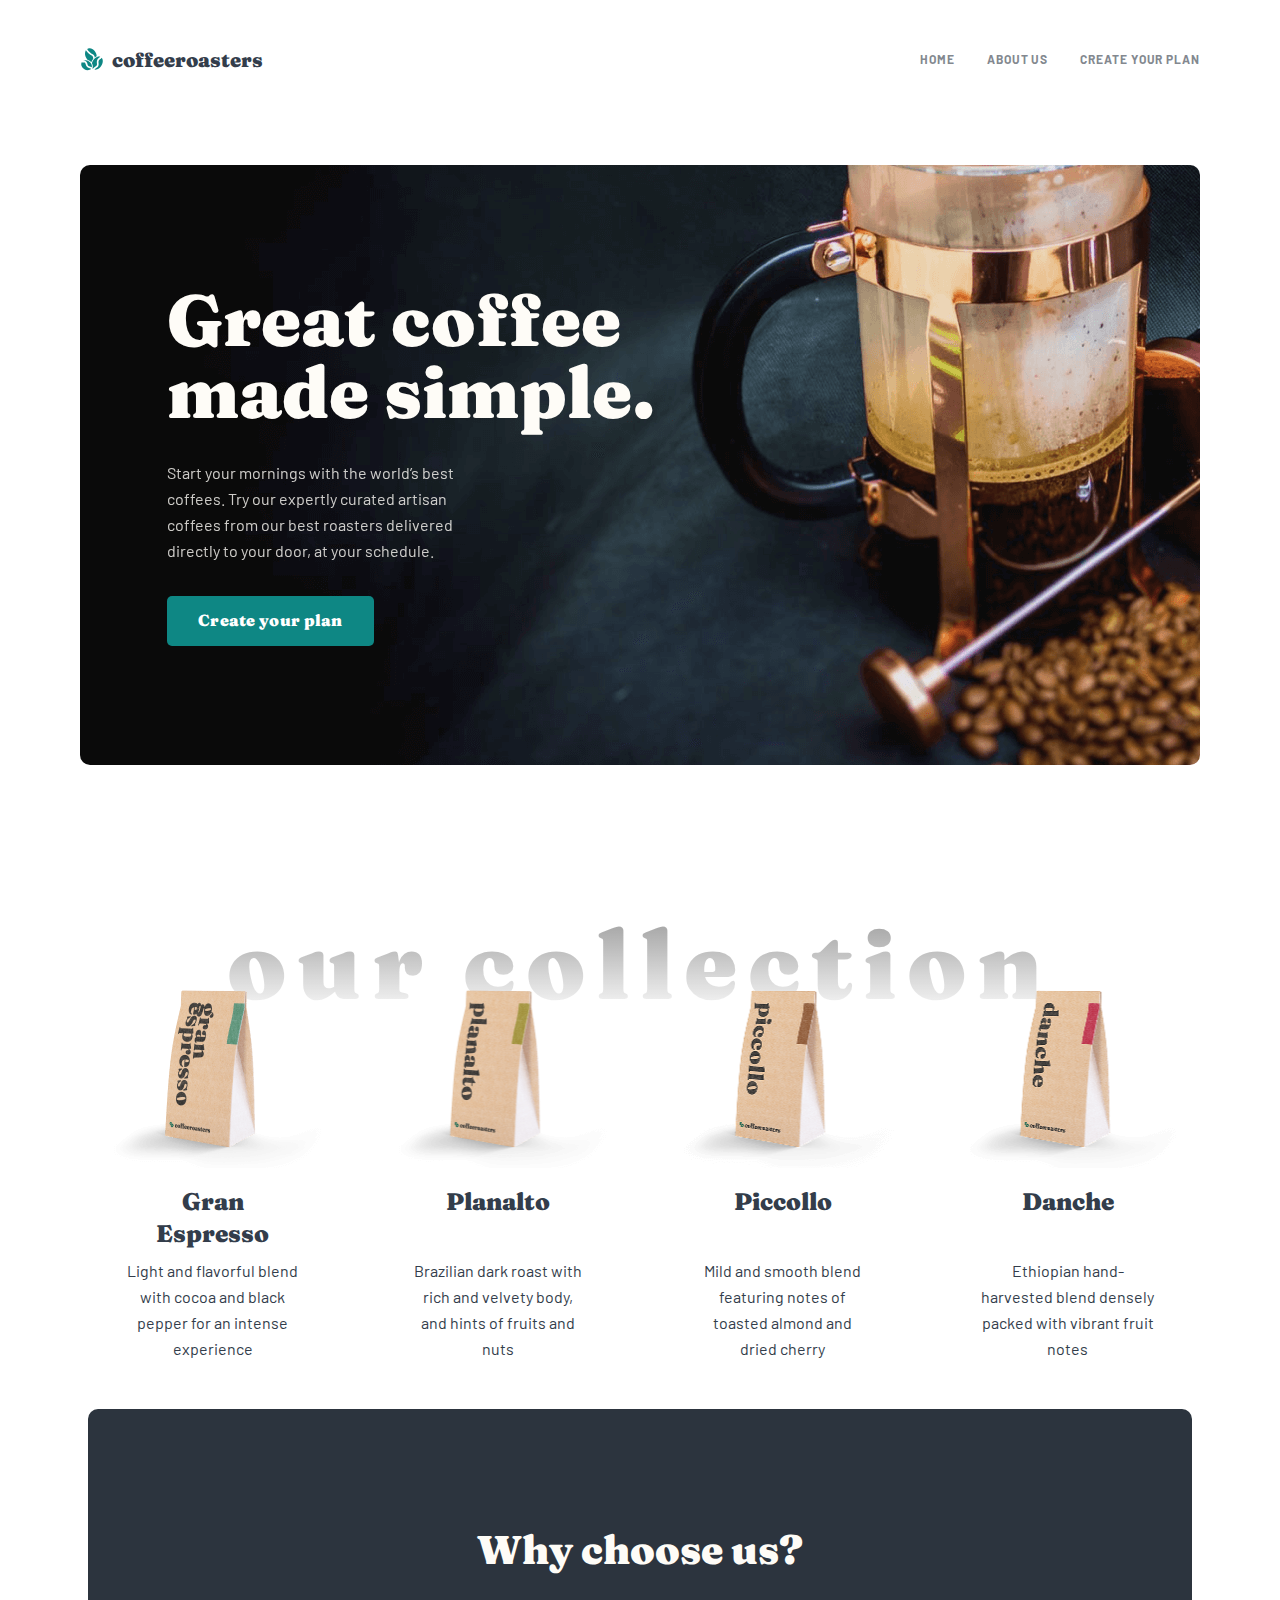
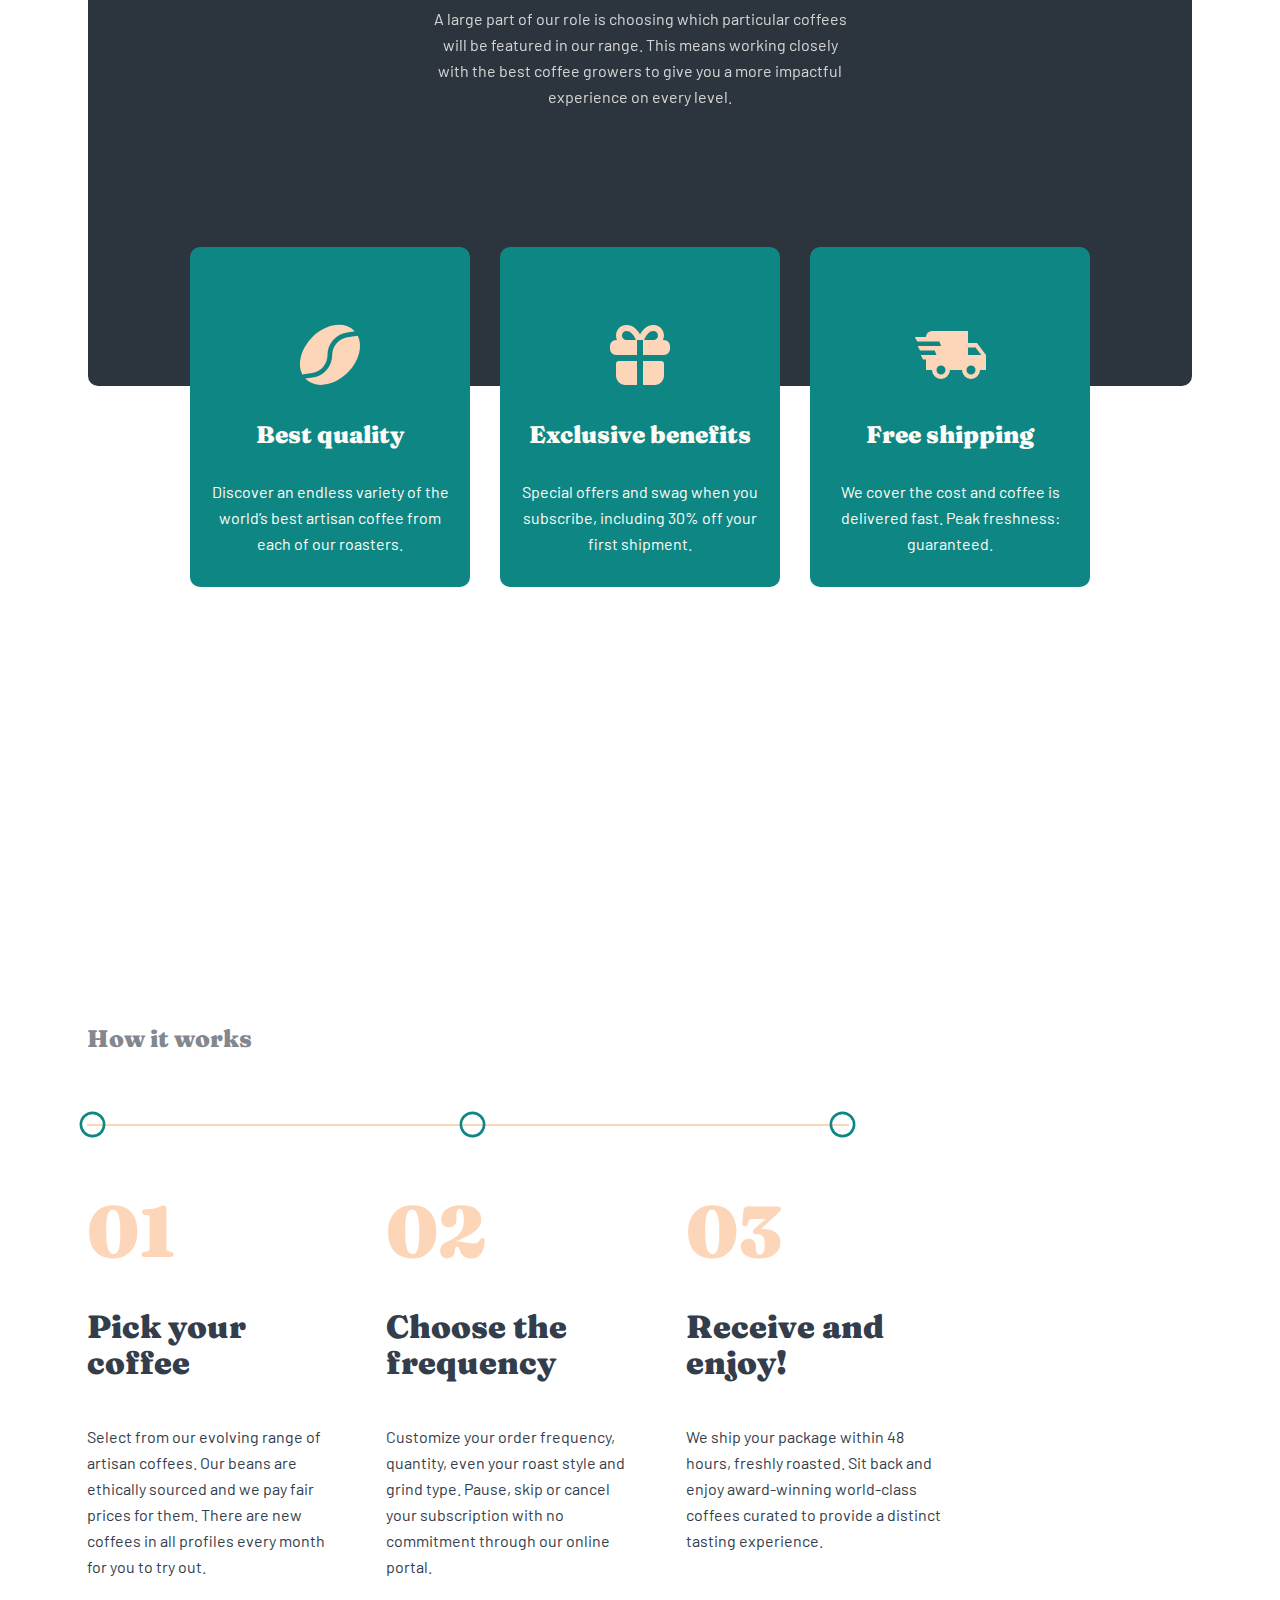
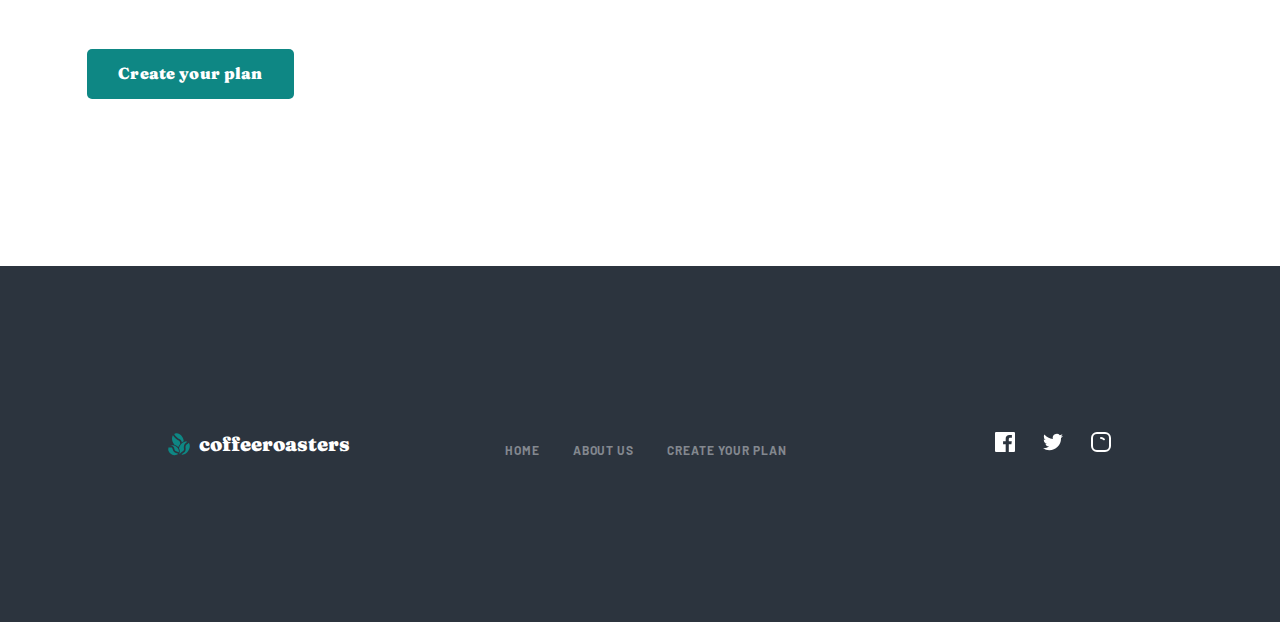
<file: index.html>
<!DOCTYPE html>
<html lang="en">
<head>
  <meta charset="UTF-8">
  <meta name="viewport" content="width=device-width, initial-scale=1.0">
  <title>Home</title>
  <link rel="stylesheet" href="./css/font.css">
  <link rel="stylesheet" href="./css/normalize.css">
  <link rel="stylesheet" href="./css/style.css">
</head>
<body>
  <header>
    <nav class="wrapper navbar__wrapper">
      <div style="padding: 0px" class="contain navbar">
        <div class="navbar__left">
          <svg xmlns="http://www.w3.org/2000/svg" width="24" height="24" viewBox="0 0 512 512"><path fill="#0E8784" d="M203.043 26.648c-8.893.062-17.672 1.326-26.193 3.873c-8.454 2.53-16.242 6.197-23.31 10.867c7.722 19.622 27.435 44.53 50.27 65.793c23.842 22.202 51.18 41.065 68.835 49.572l.207.1l.203.103c16.224 8.335 27.71 21.453 34.34 35.924c4.27 9.318 6.757 19.078 8.207 29c13-10.14 26.704-18.26 40.636-24.153c-1.06-18.31-5.088-37.51-12.424-56.735c-15.386-40.32-42.26-72.78-72.695-92.576c-21.875-14.228-45.35-21.926-68.077-21.768zm-76.408 42.305c-5.113 7.934-9.306 16.78-12.492 26.387c-10.64 32.074-9.777 72.308 5.61 112.63c9.312 24.403 22.837 45.92 38.81 63.5c15.736 4.708 31.3 11.982 45.92 21.852c11.296 7.627 21.362 16.357 30.085 25.852c2.847.692 5.695 1.282 8.54 1.746c5.42-14.138 12.455-28.204 21.124-41.85a239.437 239.437 0 0 1 17.21-23.757c.072-5.192.03-10.223-.217-15.026c-.67-12.99-2.75-24.1-6.56-32.414c-3.808-8.314-8.77-14.122-18.06-18.894l.41.202c-22.878-11.025-51.447-31.172-77.74-55.655c-20.9-19.46-40.288-41.258-52.64-64.574zm279.752 135.725c-13.507.11-27.796 3.247-42.252 9.248c-30.84 12.802-61.806 38.75-84.71 74.797c-11.717 18.442-20.137 37.67-25.372 56.523c20.55 34.478 25.597 74.082 10.793 107.342a75.802 75.802 0 0 0 7.986 9.613c21.644-18.674 46.588-34.143 64.316-50.028c9.69-8.68 17.027-17.275 21.104-25.46c4.077-8.187 5.48-15.697 3.36-25.923l-.124-.595l-.082-.6c-8.053-58.294 6.075-92.552 26.664-113.51c16.556-16.85 33.036-25.725 44.405-37.442c-8.214-2.73-16.972-4.04-26.088-3.965zm56.746 23.953c-16.63 20.67-37.133 30.217-49.383 42.686c-14.076 14.328-23.793 31.575-16.715 83.104c3.408 17.52.413 34.346-6.558 48.342c-7.097 14.247-17.71 25.832-29.305 36.222c-17.613 15.782-37.93 29.296-54.926 42.48c19.275 5.007 41.22 2.584 63.565-6.693c30.84-12.8 61.808-38.75 84.71-74.797c22.905-36.048 33.24-75.107 31.728-108.463c-1.156-25.51-9.035-47.368-23.115-62.88zm-66.098 125.79c-.06-.315-.108-.628-.174-.943l.208 1.193a7.127 7.127 0 0 0-.033-.25zm-280.223-71.424c-18.383-.166-35.7 3.865-50.275 11.807c.1.003.187.01.287.013c8.63.305 19.464-.713 31.938.99c12.473 1.704 27.085 7.368 38.154 19.893c11.07 12.524 18.66 30.28 23.947 55.78l.125.594l.082.602c2.453 17.792 13.786 28.085 33.434 37.722c16.764 8.223 38.287 14.095 58.717 20.073c9.15-41-12.56-91.006-58.81-122.23c-24.938-16.836-52.274-25.015-77.597-25.244zm-81.078 41.447c-25.27 43.53-5.004 107.405 50.106 144.612c54.225 36.61 119.786 32.276 151.34-5.7c-18.436-5.254-39.336-11.22-58.53-20.634c-24.75-12.14-48.34-32.54-53.1-64.222c-4.533-21.7-10.59-33.28-15.61-38.96c-5.04-5.707-8.97-7.095-16.05-8.06c-7.08-.968-16.81-.277-28.333-.683c-8.98-.316-19.516-1.605-29.823-6.352zm89.817 54.055c.022.1.044.192.065.293l-.207-1.196c.042.304.097.6.143.904z"/></svg>
          <p class="navbar__logo__title">
            coffeeroasters
          </p>
        </div>
        <div style="background-color: transparent;" class="navbar__right">
          <ul class="navbar__list">
            <li class="navbar__item">
              <a class="navbar__link" href="./index.html">
                home
              </a>
            </li>
            <li class="navbar__item">
              <a class="navbar__link" href="./pages/about.html">
                about us
              </a>
            </li>
            <li class="navbar__item">
              <a class="navbar__link" href="./pages/create-plan.html">
                create your plan
              </a>
            </li>
          </ul>
          <div class="navbar__burger">
            <div class="navbar__burger-items"></div>
            <div class="navbar__burger-items"></div>
            <div class="navbar__burger-items"></div>
            <button></button>
            <div class="navbar__drop">
              <ul class="navbar__bottom-list">
                <li class="navbar__item ">
                  <a style="color: #087674; transition: opacity 0.2s linear;"  class="navbar__link navbar__bottom-link" href="./index.html">
                    home
                  </a>
                </li>
                <li class="navbar__item">
                  <a style="color: #087674; transition: opacity 0.2s linear;" class="navbar__link navbar__bottom-link" href="./pages/about.html">
                    about us
                  </a>
                </li>
                <li class="navbar__item">
                  <a style="color: #087674; transition: opacity 0.2s linear;" class="navbar__link navbar__bottom-link" href="./pages/create-plan.html">
                    create your plan
                  </a>
                </li>
              </ul>
            </div>
          </div>     
        </div>  
      </div>
    </nav>
    <div class="intro__wrapper wrapper">
      <div class="intro contain">
        <div class="intro__div">
          <h2 class="intro__title">
            Great coffee
            made simple.
          </h2>
          <p class="intro__text">
            Start your mornings with the world’s best coffees. Try our expertly curated artisan coffees from our best roasters delivered directly to your door, at your schedule.
          </p>
          <button class="button intro__button">
            Create your plan
          </button>
        </div>
      </div>
    </div>
  </header>
  <main>
    <section class="wrapper collection__wrapper">
      <div class="collection contain collection__contain">
        <p class="collection__main-title">
          our collection
        </p>
        <div class="collection__cards">
          <div class="collection__items">
            <img class="collection__img" width="255px" height="193px" src="./images/espresso.png" alt="img">
            <div class="collection__items-right">
              <h2 class="items__title">
                Gran Espresso
              </h2>
              <p class="items__text">
                Light and flavorful blend with cocoa and black pepper for an intense experience
              </p>              
            </div>

          </div>
           <div class="collection__items">
            <img class="collection__img" width="255px" height="193px" src="./images/planalto.png" alt="img">
            <div class="collection__items-right">
              <h2 class="items__title">
                Planalto
              </h2>
              <p class="items__text">
                Brazilian dark roast with rich and velvety body, and hints of fruits and nuts
              </p>             
            </div>

          </div>
           <div class="collection__items">
            <img class="collection__img" width="255px" height="193px" src="./images/piccollo.png" alt="img">
            <div class="collection__items-right">
              <h2 class="items__title">
                Piccollo
              </h2>
              <p class="items__text">
                Mild and smooth blend featuring notes of toasted almond and dried cherry
              </p>
            </div>

          </div>
           <div class="collection__items">
            <img class="collection__img" width="255px" height="193px" src="./images/danche.png" alt="img">
            <div class="collection__items-right">
              <h2 class="items__title">
                Danche
              </h2>
              <p class="items__text">
                Ethiopian hand-harvested blend densely packed with vibrant fruit notes
              </p>
            </div>

          </div>
        </div>
      </div>
    </section>
    <section class="choose__wrapper wrapper">
      <div class="choose contain choose__contain">
        <h2 class="choose__title">
          Why choose us?
        </h2>
        <p class="choose__text">
          A large part of our role is choosing which particular coffees will be featured 
          in our range. This means working closely with the best coffee growers to give 
          you a more impactful experience on every level.
        </p>
        <div class="choose__cards">
          <div class="choose__items">
            <svg class="choose__items-icon" xmlns="http://www.w3.org/2000/svg" width="72" height=72" viewBox="0 0 24 24"><path fill="#FDD6BA" d="M6 18a6.06 6.06 0 0 0 5.17-6a7.62 7.62 0 0 1 6.52-7.51l2.59-.37c-.07-.08-.13-.16-.21-.24c-3.26-3.26-9.52-2.28-14 2.18C2.28 9.9 1 15 2.76 18.46z"/><path fill="#FDD6BA" d="M12.73 12a7.63 7.63 0 0 1-6.51 7.52l-2.46.35l.15.17c3.26 3.26 9.52 2.29 14-2.17C21.68 14.11 23 9 21.25 5.59l-3.34.48A6.05 6.05 0 0 0 12.73 12z"/></svg>
            <div class="choose__items-bottom">
              <h2 class="choose__items-title">
              Best quality
            </h2>
            <p class="choose__item-text">
              Discover an endless variety of the world’s best artisan coffee from each of our roasters.
            </p>
            </div>
            
          </div>
            <div class="choose__items">
            <svg class="choose__items-icon" xmlns="http://www.w3.org/2000/svg" width="72" height="72" viewBox="0 0 24 24" fill="#FDD6BA"><g fill="none" stroke-linecap="round" stroke-linejoin="round" stroke-width="1"><path d="M0 0h24v24H0z"/><path fill="#FDD6BA" d="M11 14v8H7a3 3 0 0 1-3-3v-4a1 1 0 0 1 1-1h6zm8 0a1 1 0 0 1 1 1v4a3 3 0 0 1-3 3h-4v-8h6zM16.5 2a3.5 3.5 0 0 1 3.163 5H20a2 2 0 0 1 2 2v1a2 2 0 0 1-2 2h-7V7h-2v5H4a2 2 0 0 1-2-2V9a2 2 0 0 1 2-2h.337A3.486 3.486 0 0 1 4 5.5C4 3.567 5.567 2 7.483 2c1.755-.03 3.312 1.092 4.381 2.934l.136.243c1.033-1.914 2.56-3.114 4.291-3.175L16.5 2zm-9 2a1.5 1.5 0 0 0 0 3h3.143C9.902 5.095 8.694 3.98 7.5 4zm8.983 0c-1.18-.02-2.385 1.096-3.126 3H16.5a1.5 1.5 0 1 0-.017-3z"/></g></svg>
            <div class="choose__items-bottom">
              <h2 class="choose__items-title">
                Exclusive benefits
              </h2>
              <p class="choose__item-text">
                Special offers and swag when you subscribe, including 30% off your first shipment.
              </p>
              </div>
          </div>
            <div class="choose__items">
            <svg class="choose__items-icon" xmlns="http://www.w3.org/2000/svg" width="72" height="72" viewBox="0 0 24 24"><path fill="#FDD6BA" d="M3 13.5L2.25 12H7.5l-.6-1.5H2L1.25 9h7.8l-.6-1.5H1.11L.25 6H4a2 2 0 0 1 2-2h12v4h3l3 4v5h-2a3 3 0 0 1-3 3a3 3 0 0 1-3-3h-4a3 3 0 0 1-3 3a3 3 0 0 1-3-3H4v-3.5H3m16 5a1.5 1.5 0 0 0 1.5-1.5a1.5 1.5 0 0 0-1.5-1.5a1.5 1.5 0 0 0-1.5 1.5a1.5 1.5 0 0 0 1.5 1.5m1.5-9H18V12h4.46L20.5 9.5M9 18.5a1.5 1.5 0 0 0 1.5-1.5A1.5 1.5 0 0 0 9 15.5A1.5 1.5 0 0 0 7.5 17A1.5 1.5 0 0 0 9 18.5Z"/></svg>
            <div class="choose__items-bottom">
              <h2 class="choose__items-title">
                Free shipping
              </h2>
              <p class="choose__item-text">
                We cover the cost and coffee is delivered fast. Peak freshness: guaranteed.
              </p>
            </div>
            </div>
            
        </div>
      </div>
    </section>
    <section class="wrapper works__wrapper">
      <div class="works contain works__contain">
        <h2 class="works__title">
          How it works
        </h2>
        <div class="works__lines">
          <hr>
          <svg class="circle_1" xmlns="http://www.w3.org/2000/svg" width="31" height="31" viewBox="0 0 24 24"><path fill="#0E8784" d="M12 2a10 10 0 1 0 10 10A10 10 0 0 0 12 2Zm0 18a8 8 0 1 1 8-8a8 8 0 0 1-8 8Z"/></svg>
          <svg class="circle_2" xmlns="http://www.w3.org/2000/svg" width="31" height="31" viewBox="0 0 24 24"><path fill="#0E8784" d="M12 2a10 10 0 1 0 10 10A10 10 0 0 0 12 2Zm0 18a8 8 0 1 1 8-8a8 8 0 0 1-8 8Z"/></svg>
          <svg class="circle_3" xmlns="http://www.w3.org/2000/svg" width="31" height="31" viewBox="0 0 24 24"><path fill="#0E8784" d="M12 2a10 10 0 1 0 10 10A10 10 0 0 0 12 2Zm0 18a8 8 0 1 1 8-8a8 8 0 0 1-8 8Z"/></svg>
        </div>
        <div class="works__cards">
          <div class="works__items">
            <h2 class="works__items-title">
              01
            </h2>
            <h2 class="works__items-sup-title">
              Pick your
              coffee
            </h2>
            <p class="works__items-text">
              Select from our evolving range of artisan coffees. Our beans are ethically sourced and we pay fair prices for them. There are new coffees in all profiles every month for you to try out.
            </p>
          </div>
          <div class="works__items">
            <h2 class="works__items-title">
              02
            </h2>
            <h2 class="works__items-sup-title">
              Choose the frequency
            </h2>
            <p class="works__items-text">
              Customize your order frequency, quantity, even your roast style and grind type. Pause, skip or cancel your subscription with no commitment through our online portal.
            </p>
          </div>
          <div class="works__items">
            <h2 class="works__items-title">
              03
            </h2>
            <h2 class="works__items-sup-title">
              Receive and enjoy!
            </h2>
            <p class="works__items-text">
              We ship your package within 48 hours, freshly roasted. Sit back and enjoy award-winning world-class coffees curated to provide a distinct tasting experience.
            </p>
          </div>
        </div>
        <button class="button">
          Create your plan
        </button>
      </div>
    </section>
  </main>
  <footer>
    <div class="wrapper footer__wrapper">
      <div class="footer contain">
        <div class="footer__left">
          <div class="navbar__left footer__navbar-left">
          <svg class="footer__logo" xmlns="http://www.w3.org/2000/svg" width="24" height="24" viewBox="0 0 512 512"><path fill="#0E8784" d="M203.043 26.648c-8.893.062-17.672 1.326-26.193 3.873c-8.454 2.53-16.242 6.197-23.31 10.867c7.722 19.622 27.435 44.53 50.27 65.793c23.842 22.202 51.18 41.065 68.835 49.572l.207.1l.203.103c16.224 8.335 27.71 21.453 34.34 35.924c4.27 9.318 6.757 19.078 8.207 29c13-10.14 26.704-18.26 40.636-24.153c-1.06-18.31-5.088-37.51-12.424-56.735c-15.386-40.32-42.26-72.78-72.695-92.576c-21.875-14.228-45.35-21.926-68.077-21.768zm-76.408 42.305c-5.113 7.934-9.306 16.78-12.492 26.387c-10.64 32.074-9.777 72.308 5.61 112.63c9.312 24.403 22.837 45.92 38.81 63.5c15.736 4.708 31.3 11.982 45.92 21.852c11.296 7.627 21.362 16.357 30.085 25.852c2.847.692 5.695 1.282 8.54 1.746c5.42-14.138 12.455-28.204 21.124-41.85a239.437 239.437 0 0 1 17.21-23.757c.072-5.192.03-10.223-.217-15.026c-.67-12.99-2.75-24.1-6.56-32.414c-3.808-8.314-8.77-14.122-18.06-18.894l.41.202c-22.878-11.025-51.447-31.172-77.74-55.655c-20.9-19.46-40.288-41.258-52.64-64.574zm279.752 135.725c-13.507.11-27.796 3.247-42.252 9.248c-30.84 12.802-61.806 38.75-84.71 74.797c-11.717 18.442-20.137 37.67-25.372 56.523c20.55 34.478 25.597 74.082 10.793 107.342a75.802 75.802 0 0 0 7.986 9.613c21.644-18.674 46.588-34.143 64.316-50.028c9.69-8.68 17.027-17.275 21.104-25.46c4.077-8.187 5.48-15.697 3.36-25.923l-.124-.595l-.082-.6c-8.053-58.294 6.075-92.552 26.664-113.51c16.556-16.85 33.036-25.725 44.405-37.442c-8.214-2.73-16.972-4.04-26.088-3.965zm56.746 23.953c-16.63 20.67-37.133 30.217-49.383 42.686c-14.076 14.328-23.793 31.575-16.715 83.104c3.408 17.52.413 34.346-6.558 48.342c-7.097 14.247-17.71 25.832-29.305 36.222c-17.613 15.782-37.93 29.296-54.926 42.48c19.275 5.007 41.22 2.584 63.565-6.693c30.84-12.8 61.808-38.75 84.71-74.797c22.905-36.048 33.24-75.107 31.728-108.463c-1.156-25.51-9.035-47.368-23.115-62.88zm-66.098 125.79c-.06-.315-.108-.628-.174-.943l.208 1.193a7.127 7.127 0 0 0-.033-.25zm-280.223-71.424c-18.383-.166-35.7 3.865-50.275 11.807c.1.003.187.01.287.013c8.63.305 19.464-.713 31.938.99c12.473 1.704 27.085 7.368 38.154 19.893c11.07 12.524 18.66 30.28 23.947 55.78l.125.594l.082.602c2.453 17.792 13.786 28.085 33.434 37.722c16.764 8.223 38.287 14.095 58.717 20.073c9.15-41-12.56-91.006-58.81-122.23c-24.938-16.836-52.274-25.015-77.597-25.244zm-81.078 41.447c-25.27 43.53-5.004 107.405 50.106 144.612c54.225 36.61 119.786 32.276 151.34-5.7c-18.436-5.254-39.336-11.22-58.53-20.634c-24.75-12.14-48.34-32.54-53.1-64.222c-4.533-21.7-10.59-33.28-15.61-38.96c-5.04-5.707-8.97-7.095-16.05-8.06c-7.08-.968-16.81-.277-28.333-.683c-8.98-.316-19.516-1.605-29.823-6.352zm89.817 54.055c.022.1.044.192.065.293l-.207-1.196c.042.304.097.6.143.904z"/></svg>
          <p style="color: white;" class="navbar__logo__title footer__navbar-logo-title">
            coffeeroasters
          </p>
          </div>
          <div class="footer__list">
            <a class="footer__links" href="./index.html">
              HOME
            </a>
            <a class="footer__links" href="./pages/about.html">
              ABOUT US
            </a>
            <a class="footer__links" href="./pages/create-plan.html">
              Create your plan
            </a>
          </div>
        </div>
        <div class="footer__right">
          <a target="_blank" href="https://facebook.com">
            <svg class="footer__icons"  xmlns="http://www.w3.org/2000/svg" width="24" height="24" viewBox="0 0 24 24"><path fill="currentcolor" d="M20.9 2H3.1A1.1 1.1 0 0 0 2 3.1v17.8A1.1 1.1 0 0 0 3.1 22h9.58v-7.75h-2.6v-3h2.6V9a3.64 3.64 0 0 1 3.88-4a20.26 20.26 0 0 1 2.33.12v2.7H17.3c-1.26 0-1.5.6-1.5 1.47v1.93h3l-.39 3H15.8V22h5.1a1.1 1.1 0 0 0 1.1-1.1V3.1A1.1 1.1 0 0 0 20.9 2Z"/></svg>
          </a>
          <a target="_blank" href="https://x.com">
            <svg class="footer__icons" xmlns="http://www.w3.org/2000/svg" width="24" height="24" viewBox="0 0 24 24"><path fill="currentcolor" d="M22 5.8a8.49 8.49 0 0 1-2.36.64a4.13 4.13 0 0 0 1.81-2.27a8.21 8.21 0 0 1-2.61 1a4.1 4.1 0 0 0-7 3.74a11.64 11.64 0 0 1-8.45-4.29a4.16 4.16 0 0 0-.55 2.07a4.09 4.09 0 0 0 1.82 3.41a4.05 4.05 0 0 1-1.86-.51v.05a4.1 4.1 0 0 0 3.3 4a3.93 3.93 0 0 1-1.1.17a4.9 4.9 0 0 1-.77-.07a4.11 4.11 0 0 0 3.83 2.84A8.22 8.22 0 0 1 3 18.34a7.93 7.93 0 0 1-1-.06a11.57 11.57 0 0 0 6.29 1.85A11.59 11.59 0 0 0 20 8.45v-.53a8.43 8.43 0 0 0 2-2.12Z"/></svg>
          </a>
          
          <a target="_blank" href="https://instagram.com">
            <svg class="footer__icons" xmlns="http://www.w3.org/2000/svg" width="24" height="24" viewBox="0 0 24 24"><g fill="none" stroke="currentcolor" stroke-linecap="round" stroke-linejoin="round" stroke-width="2"><path stroke-dasharray="66" stroke-dashoffset="66" d="M12 3H8C5.23858 3 3 5.23858 3 8V16C3 18.7614 5.23858 21 8 21H16C18.7614 21 21 18.7614 21 16V8C21 5.23858 18.7614 3 16 3z"><animate fill="freeze" attributeName="stroke-dashoffset" dur="0.6s" values="66;132"/></path><path stroke-dasharray="26" stroke-dashoffset="26" d="M12 8C14.20914 8 16 9.79086 16 12C16 14.20914 14.20914 16 12 16C9.79086 16 8 14.2091 8 12C8 9.79086 9.79086 8 12 8"><animate fill="freeze" attributeName="stroke-dashoffset" begin="0.7s" dur="0.4s" values="26;0"/></path></g><circle cx="17" cy="7" r="1.5" fill="currentcolor" fill-opacity="0"><animate fill="freeze" attributeName="fill-opacity" begin="1.1s" dur="0.4s" values="0;1"/></circle></svg>
          </a>
          
        </div>
      </div>
    </div>
  </footer>
  


</body>
</html>
</file>
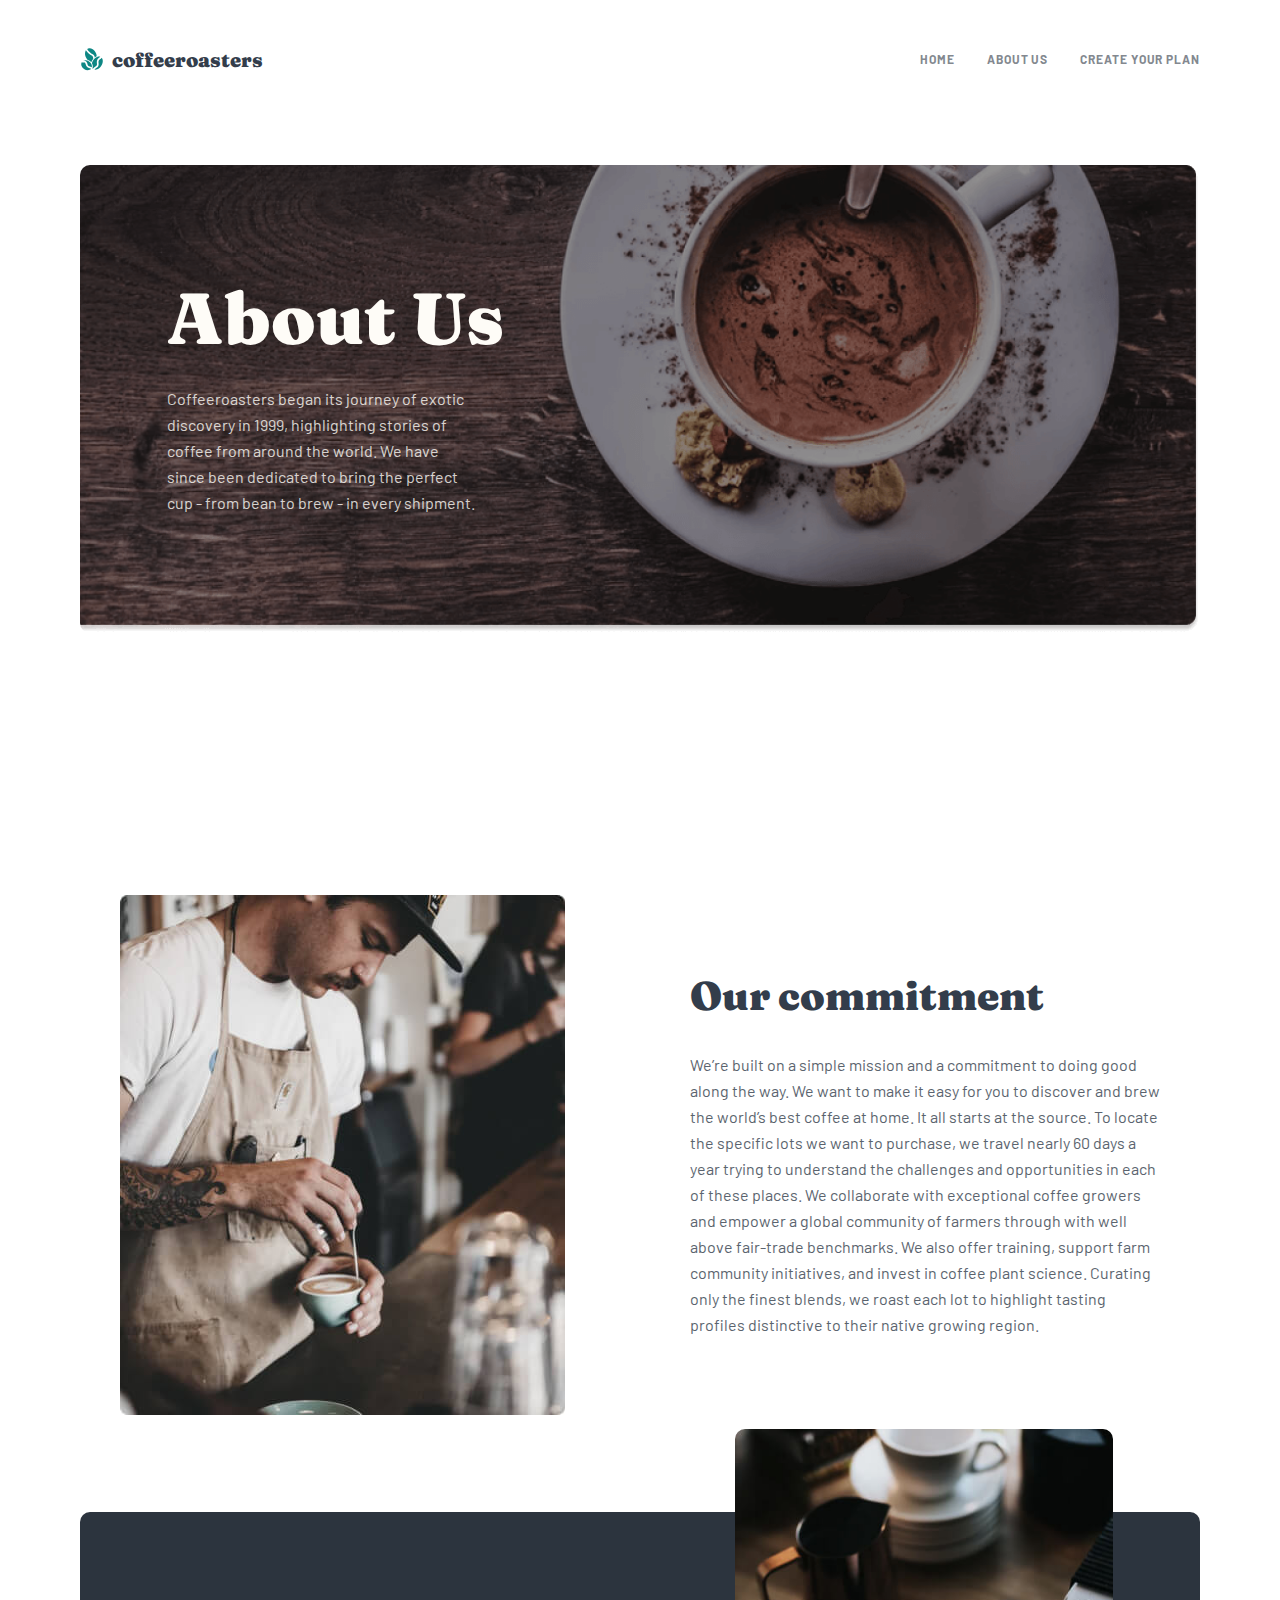
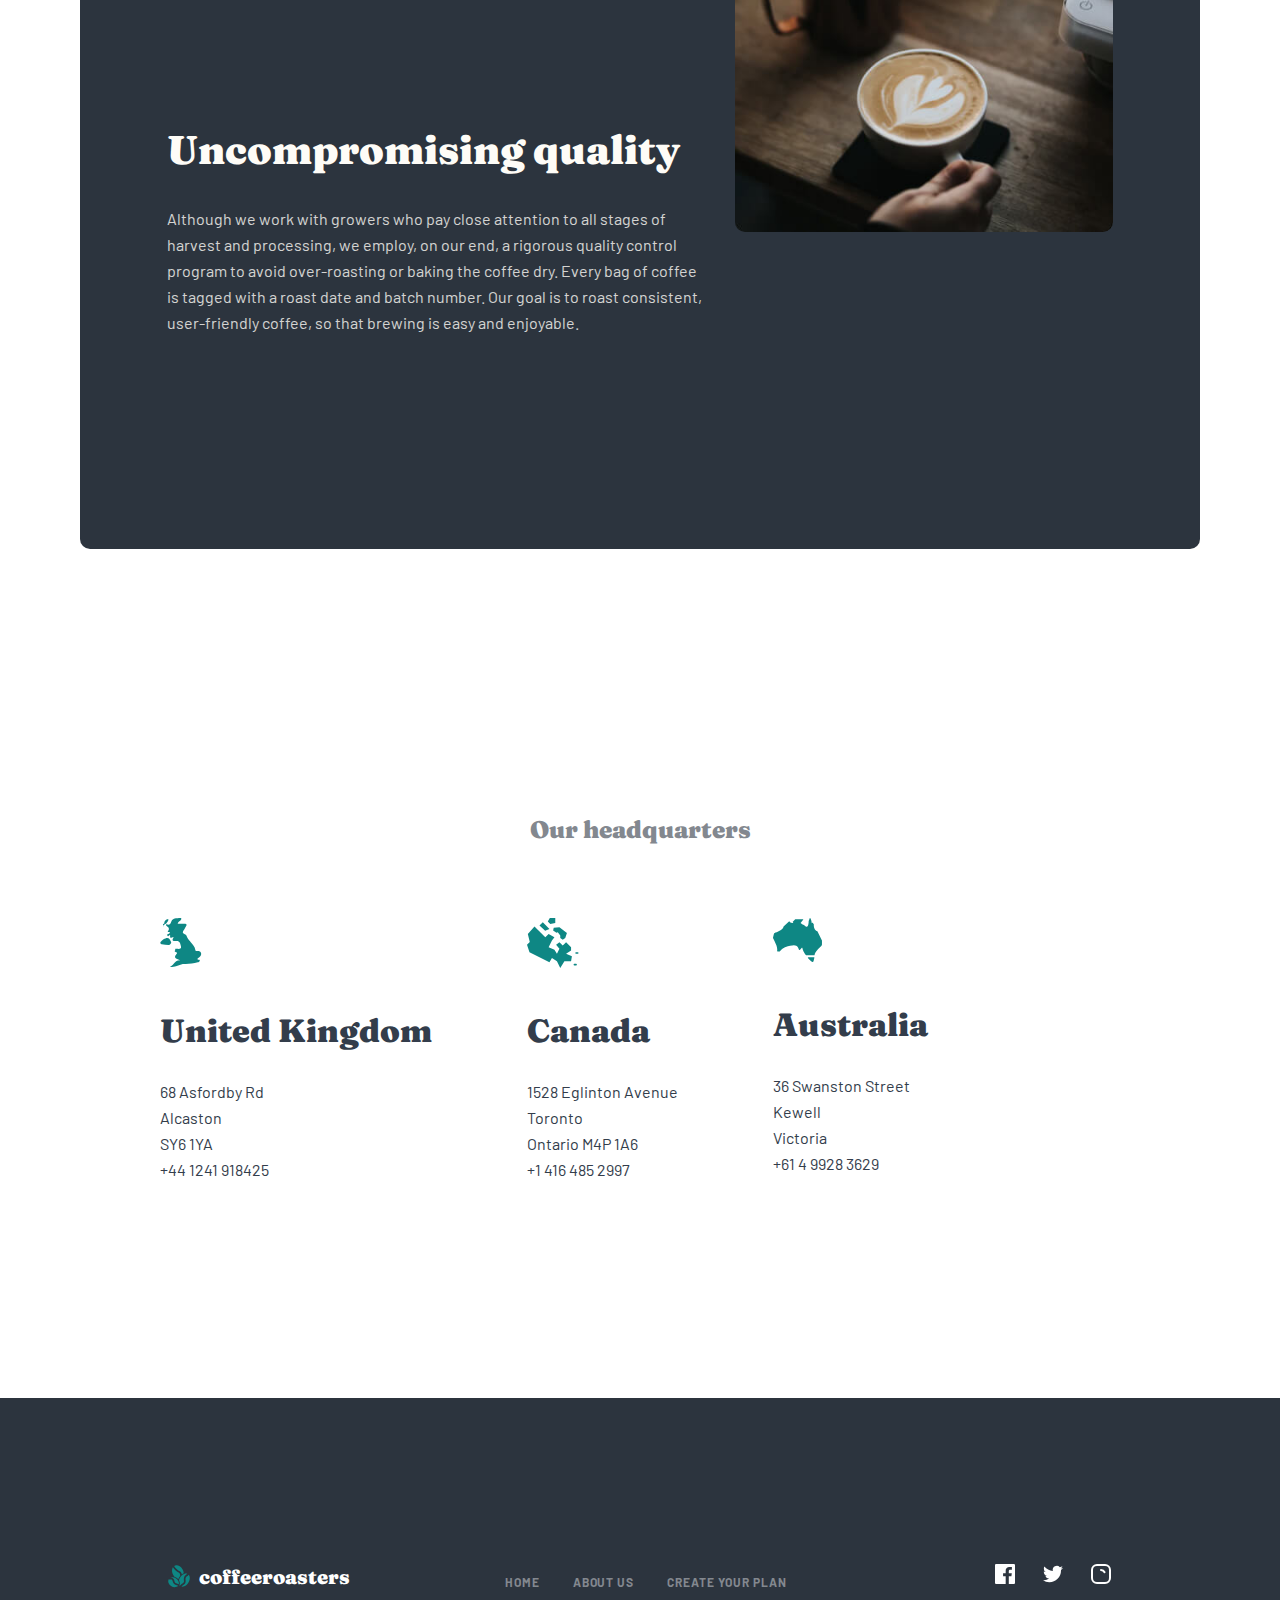
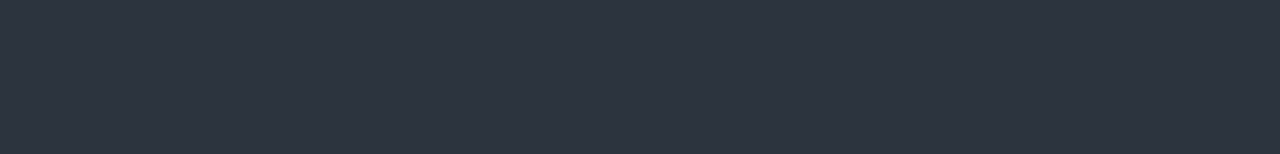
<file: pages/about.html>
<!DOCTYPE html>
<html lang="en">
<head>
  <meta charset="UTF-8">
  <meta name="viewport" content="width=device-width, initial-scale=1.0">
  <link rel="stylesheet" href="/css/font.css">
  <link rel="stylesheet" href="/css/normalize.css">
  <link rel="stylesheet" href="/css/style.css">
  <title>About us</title>
</head>
<body>
  <header>
    <nav class="wrapper navbar__wrapper">
      <div style="padding: 0px" class="contain navbar">
        <div class="navbar__left">
          <svg xmlns="http://www.w3.org/2000/svg" width="24" height="24" viewBox="0 0 512 512"><path fill="#0E8784" d="M203.043 26.648c-8.893.062-17.672 1.326-26.193 3.873c-8.454 2.53-16.242 6.197-23.31 10.867c7.722 19.622 27.435 44.53 50.27 65.793c23.842 22.202 51.18 41.065 68.835 49.572l.207.1l.203.103c16.224 8.335 27.71 21.453 34.34 35.924c4.27 9.318 6.757 19.078 8.207 29c13-10.14 26.704-18.26 40.636-24.153c-1.06-18.31-5.088-37.51-12.424-56.735c-15.386-40.32-42.26-72.78-72.695-92.576c-21.875-14.228-45.35-21.926-68.077-21.768zm-76.408 42.305c-5.113 7.934-9.306 16.78-12.492 26.387c-10.64 32.074-9.777 72.308 5.61 112.63c9.312 24.403 22.837 45.92 38.81 63.5c15.736 4.708 31.3 11.982 45.92 21.852c11.296 7.627 21.362 16.357 30.085 25.852c2.847.692 5.695 1.282 8.54 1.746c5.42-14.138 12.455-28.204 21.124-41.85a239.437 239.437 0 0 1 17.21-23.757c.072-5.192.03-10.223-.217-15.026c-.67-12.99-2.75-24.1-6.56-32.414c-3.808-8.314-8.77-14.122-18.06-18.894l.41.202c-22.878-11.025-51.447-31.172-77.74-55.655c-20.9-19.46-40.288-41.258-52.64-64.574zm279.752 135.725c-13.507.11-27.796 3.247-42.252 9.248c-30.84 12.802-61.806 38.75-84.71 74.797c-11.717 18.442-20.137 37.67-25.372 56.523c20.55 34.478 25.597 74.082 10.793 107.342a75.802 75.802 0 0 0 7.986 9.613c21.644-18.674 46.588-34.143 64.316-50.028c9.69-8.68 17.027-17.275 21.104-25.46c4.077-8.187 5.48-15.697 3.36-25.923l-.124-.595l-.082-.6c-8.053-58.294 6.075-92.552 26.664-113.51c16.556-16.85 33.036-25.725 44.405-37.442c-8.214-2.73-16.972-4.04-26.088-3.965zm56.746 23.953c-16.63 20.67-37.133 30.217-49.383 42.686c-14.076 14.328-23.793 31.575-16.715 83.104c3.408 17.52.413 34.346-6.558 48.342c-7.097 14.247-17.71 25.832-29.305 36.222c-17.613 15.782-37.93 29.296-54.926 42.48c19.275 5.007 41.22 2.584 63.565-6.693c30.84-12.8 61.808-38.75 84.71-74.797c22.905-36.048 33.24-75.107 31.728-108.463c-1.156-25.51-9.035-47.368-23.115-62.88zm-66.098 125.79c-.06-.315-.108-.628-.174-.943l.208 1.193a7.127 7.127 0 0 0-.033-.25zm-280.223-71.424c-18.383-.166-35.7 3.865-50.275 11.807c.1.003.187.01.287.013c8.63.305 19.464-.713 31.938.99c12.473 1.704 27.085 7.368 38.154 19.893c11.07 12.524 18.66 30.28 23.947 55.78l.125.594l.082.602c2.453 17.792 13.786 28.085 33.434 37.722c16.764 8.223 38.287 14.095 58.717 20.073c9.15-41-12.56-91.006-58.81-122.23c-24.938-16.836-52.274-25.015-77.597-25.244zm-81.078 41.447c-25.27 43.53-5.004 107.405 50.106 144.612c54.225 36.61 119.786 32.276 151.34-5.7c-18.436-5.254-39.336-11.22-58.53-20.634c-24.75-12.14-48.34-32.54-53.1-64.222c-4.533-21.7-10.59-33.28-15.61-38.96c-5.04-5.707-8.97-7.095-16.05-8.06c-7.08-.968-16.81-.277-28.333-.683c-8.98-.316-19.516-1.605-29.823-6.352zm89.817 54.055c.022.1.044.192.065.293l-.207-1.196c.042.304.097.6.143.904z"/></svg>
          <p class="navbar__logo__title">
            coffeeroasters
          </p>
        </div>
        <div style="background-color: transparent;" class="navbar__right">
          <ul class="navbar__list">
            <li class="navbar__item">
              <a class="navbar__link" href="../index.html">
                home
              </a>
            </li>
            <li class="navbar__item">
              <a class="navbar__link" href="../pages/about.html">
                about us
              </a>
            </li>
            <li class="navbar__item">
              <a class="navbar__link" href="../pages/create-plan.html">
                create your plan
              </a>
            </li>
          </ul>
          <div class="navbar__burger">
            <div class="navbar__burger-items"></div>
            <div class="navbar__burger-items"></div>
            <div class="navbar__burger-items"></div>
            <button></button>
            <div class="navbar__drop">
              <ul class="navbar__bottom-list">
                <li class="navbar__item ">
                  <a style="color: #087674; transition: opacity 0.2s linear;"  class="navbar__link navbar__bottom-link" href="../index.html">
                    home
                  </a>
                </li>
                <li class="navbar__item">
                  <a style="color: #087674; transition: opacity 0.2s linear;" class="navbar__link navbar__bottom-link" href="../pages/about.html">
                    about us
                  </a>
                </li>
                <li class="navbar__item">
                  <a style="color: #087674; transition: opacity 0.2s linear;" class="navbar__link navbar__bottom-link" href="../pages/create-plan.html">
                    create your plan
                  </a>
                </li>
              </ul>
            </div>
          </div>     
        </div>  
      </div>
    </nav>
    <div class="intro__wrapper wrapper">
      <div class="about__intro contain">
        <div class="intro__div">
          <h2 class="intro__title">
            About Us
          </h2>
          <p class="intro__text">
             Coffeeroasters began its journey of exotic discovery in 1999, highlighting stories of coffee from around the world. We have since been dedicated to bring the perfect cup - from bean to brew - in every shipment.          
          </p>
        </div>
      </div>
    </div>
  </header>
  <main>
    <section class="wrapper commitment__wrapper">
      <div class="contain commitment">
        <img  class="commitment__img" src="../images/commitment.jpg" alt="img">
        <div class="commitment__right">
          <h2 class="commitment__title">
            Our commitment
          </h2>
          <p class="commitment__text">
            We’re built on a simple mission and a commitment to doing good along the way. We want to make it easy for you to discover and brew the world’s best coffee at home. It all starts at the source. To locate the specific lots we want to purchase, we travel nearly 60 days a year trying to understand the challenges and opportunities in each of these places. We collaborate with exceptional coffee growers and empower a global community of farmers through with well above fair-trade benchmarks. We also offer training, support farm community initiatives, and invest in coffee plant science. Curating only the finest blends, we roast each lot to highlight tasting profiles distinctive to their native growing region.
          </p>
        </div>
      </div>
    </section>
    <section class="wrapper quality__wrapper">
      <div class="contain quality">
        <div class="quality__left">
          <h2 class="quality__title">
            Uncompromising quality
          </h2>
          <p class="quality__text">
            Although we work with growers who pay close attention to all stages of harvest and processing, we employ, on our end, a rigorous quality control program to avoid over-roasting or baking the coffee dry. Every bag of coffee is tagged with a roast date and batch number. Our goal is to roast consistent, user-friendly coffee, so that brewing is easy and enjoyable.
          </p>
        </div>
        
        <img class="quality__img" src="../images/quality.jpg" alt="img">
      </div>
    </section>
    <section class="wrapper">
      <div class="contain headquarters">
        <h2 class="headquarters__title">
          Our headquarters
        </h2>  
        <div class="headquarters__cards">
          <div class="headquarters__items">
            <svg width="42" height="50" viewBox="0 0 42 50" fill="none" xmlns="http://www.w3.org/2000/svg">
            <path id="Combined Shape" fill-rule="evenodd" clip-rule="evenodd" d="M6.01896 5.96845L6.01895 5.96844C5.97905 5.94632 5.9387 5.92394 5.89446 5.89445H5.9028C5.90553 5.8899 5.90886 5.88504 5.9124 5.87989L5.91241 5.87987C5.91965 5.86932 5.92776 5.85751 5.93335 5.84445C5.94446 5.84029 5.95627 5.83682 5.96807 5.83334L5.96809 5.83334C5.97989 5.82987 5.99169 5.8264 6.0028 5.82223C6.06809 5.86887 6.09079 5.91802 6.11464 5.96967C6.1263 5.99492 6.13824 6.02078 6.15557 6.04723C8.61946 7.59445 9.99724 6.7639 10.9611 4.60557C11.0945 4.29446 11.2222 3.95834 11.3472 3.60001C12.4857 0.256237 15.1641 0.215536 17.7545 0.176172C18.5835 0.163575 19.4035 0.151114 20.1611 0.0305659C21.9889 -0.255545 21.4056 1.44723 20.6139 2.26668C20.3526 2.54064 20.0455 2.7713 19.7274 3.01018C18.9264 3.61175 18.056 4.26549 17.6722 5.79445C18.411 5.79445 19.1182 5.79908 19.8037 5.80356C21.3092 5.8134 22.7102 5.82256 24.1111 5.78057C26.7306 5.70279 27.175 6.65557 25.7306 8.77501C25.4142 9.24218 25.1583 9.75279 24.9029 10.2623L24.9029 10.2623C24.5843 10.898 24.2666 11.532 23.8334 12.0778C22.3195 13.9722 22.3528 15.2667 24.8361 16.15C25.4611 16.3722 26.2667 16.9278 26.425 17.4917C27.1788 20.1628 28.9835 22.1701 30.7829 24.1715C32.7766 26.3889 34.7638 28.5991 35.3084 31.6972C35.3337 31.8398 35.351 31.9718 35.3668 32.0927C35.4535 32.754 35.4967 33.0833 36.5722 32.9917C38.4056 32.8195 40.575 32.7972 41.0861 35.1361C41.5778 37.3667 39.9861 38.7861 38.2834 39.9639C38.0514 40.1224 37.8746 40.3548 37.6772 40.6144L37.6771 40.6145L37.6771 40.6146C37.5908 40.728 37.5005 40.8467 37.4 40.9667C37.5571 41.652 38.151 41.6702 38.707 41.6872C39.262 41.7042 39.7792 41.72 39.7861 42.3972C39.7972 43.525 38.5889 44.05 37.7528 44.3083C33.4889 45.6333 28.9972 46.0833 24.625 45.9945C22.2911 45.9429 20.2482 46.6889 18.2164 47.4308C16.7417 47.9692 15.2728 48.5055 13.7028 48.7333C13.4729 48.7677 13.2471 48.819 13.017 48.8714C12.1849 49.0609 11.2951 49.2634 9.94168 48.7195C11.5466 48.1366 12.6068 46.9549 13.6749 45.7646C15.2687 43.9882 16.8799 42.1925 20.3445 42.3389C19.738 42.0869 19.2508 41.8814 18.8417 41.7087L18.8387 41.7075L18.8385 41.7074L18.8385 41.7074L18.8384 41.7074C18.0408 41.3708 17.5398 41.1594 17.0278 40.9722C14.6972 40.1306 14.3861 38.4945 16.125 36.6C17.1056 35.5361 17.7834 34.3945 15.5611 33.9333C14.3395 33.6816 14.631 33.1589 14.9543 32.5794C15.1874 32.1613 15.4371 31.7136 15.1472 31.3167C14.775 30.8056 15.9972 30.6611 16.7028 30.75C18.7917 31.0195 21.7445 31.3806 20.9334 28.3278C20.8675 28.0811 20.805 27.8031 20.7385 27.5068L20.7384 27.5065L20.7384 27.5064C20.2774 25.454 19.6182 22.5197 16.2445 22.9639C12.5889 23.4445 11.4417 22.5389 13.7278 19.2222C13.2628 19.0142 12.6194 19.2545 12.0027 19.4849C10.8327 19.922 9.75856 20.3233 10.1806 17.5583C10.2056 17.3833 9.86113 16.9639 9.79169 16.9833C9.52593 17.0675 9.25436 17.3309 8.9844 17.5927L8.98439 17.5927C8.39939 18.1601 7.82197 18.7201 7.3278 17.4333C6.97519 16.516 7.57192 16.2735 8.27236 15.9888C8.98451 15.6993 9.80387 15.3662 9.84169 14.2361C9.78655 14.0572 9.37532 14.0532 8.93264 14.0489C8.19329 14.0417 7.36622 14.0336 7.96391 13.2083C9.95347 10.4633 8.43131 9.30962 6.72826 8.0189L6.72821 8.01886L6.72805 8.01873C6.55274 7.88587 6.37552 7.75155 6.20002 7.6139C5.96982 7.43464 6.05364 7.16439 6.14328 6.87539C6.1856 6.73894 6.22921 6.59832 6.24169 6.46112C6.24169 6.45696 6.2403 6.4514 6.23891 6.44585L6.23891 6.44584C6.23752 6.44029 6.23613 6.43473 6.23613 6.43057C6.24446 6.30001 6.23057 6.16668 6.15002 6.04723C6.10403 6.01561 6.06175 5.99217 6.01897 5.96845L6.01896 5.96845ZM1.4778 26.1861C0.916685 26.0945 0.277796 25.5056 0.338907 24.6583C0.46113 23.1028 5.2028 19.9333 7.30835 20.0583C9.24749 20.1651 9.87283 21.4829 10.4606 22.7216C10.6988 23.2236 10.9309 23.7127 11.2417 24.1028C11.15 25.9361 10.0417 26.9722 8.85002 26.9778C6.51002 27.0069 4.15236 26.6223 1.82271 26.2423L1.4778 26.1861ZM8.19169 0.877788C5.56669 1.57779 4.0528 2.97223 4.23891 5.79168C2.48053 5.96463 2.99059 6.67977 3.46069 7.33888C3.5342 7.44194 3.60673 7.54364 3.66946 7.64168C3.80518 7.33292 4.04139 7.04282 4.28509 6.74352L4.28509 6.74352C4.44043 6.55274 4.5988 6.35824 4.73613 6.15279C4.89028 6.1129 5.04485 6.07218 5.19951 6.03144L5.1997 6.03138C5.44352 5.96715 5.68757 5.90285 5.93057 5.84168C6.16736 5.31966 6.57444 4.87828 6.98734 4.43059C7.82901 3.51801 8.69485 2.57922 8.19169 0.877788ZM3.57502 8.42501C3.99724 8.27779 3.88335 7.98334 3.66669 7.64168C3.55835 7.88057 3.49446 8.13057 3.57502 8.42501Z" fill="#0E8784"/>
            </svg>
            <h2 class="items__title">
              United Kingdom
            </h2>
            <p class="items__text">
                68  Asfordby Rd <br>
                Alcaston <br>
                SY6 1YA <br>
                +44 1241 918425
            </p>

          </div>
          <div class="headquarters__items">
            <svg width="52" height="50" viewBox="0 0 52 50" fill="none" xmlns="http://www.w3.org/2000/svg">
<path id="Combined Shape" fill-rule="evenodd" clip-rule="evenodd" d="M28.2744 5.09355V0.104774L22.8308 0.0440674L20.79 3.43035L23.2848 5.92598L28.2744 5.09355ZM22.4532 10.9148L15.8004 4.26112L12.474 7.58835L18.1472 12.6412L22.4532 10.9148ZM29.4478 14.8058L26.1264 12.39L26.7301 9.67317L32.4324 9.25238L39.9168 15.0728L38.2536 20.0624L35.7588 21.7264L33.264 20.0624V17.5676L30.7692 14.2412L29.4478 14.8058ZM49.0644 47.5052H47.4012C46.942 47.5052 46.5696 47.1329 46.5696 46.6736C46.5696 46.2143 46.942 45.842 47.4012 45.842H49.0644C49.5237 45.842 49.896 46.2143 49.896 46.6736C49.896 47.1329 49.5237 47.5052 49.0644 47.5052ZM49.0644 35.8628H50.7277C51.1869 35.8628 51.5593 35.4905 51.5593 35.0312C51.5593 34.5719 51.1869 34.1996 50.7277 34.1996H49.0644C48.6052 34.1996 48.2328 34.5719 48.2328 35.0312C48.2328 35.4905 48.6052 35.8628 49.0644 35.8628ZM39.0852 35.8628L44.0748 32.5364V29.21L39.0852 24.2204L35.7588 27.5468L32.4324 24.2204L29.106 26.7152L32.4324 30.8732L29.9376 35.8628L27.4428 31.7048L21.6216 29.21L24.948 22.5572L27.4428 19.2308L21.6216 15.9044L18.2952 19.2308L7.48441 8.41995L0.831601 15.9044L2.78586 23.9559L0 26.7152L2.4948 34.1996L22.4532 44.1788L24.948 40.0208L29.9376 43.3472L33.264 50L37.422 43.3472H44.0748L44.9064 38.3576L39.0852 35.8628Z" fill="#0E8784"/>
            </svg>
            <h2 class="items__title">
              Canada
            </h2>
            <p class="items__text">
              1528  Eglinton Avenue <br>
              Toronto <br>
              Ontario M4P 1A6 <br>
              +1 416 485 2997
            </p>

          </div>
          <div class="headquarters__items">
            <svg width="49" height="44" viewBox="0 0 49 44" fill="none" xmlns="http://www.w3.org/2000/svg">
            <path id="Combined Shape" fill-rule="evenodd" clip-rule="evenodd" d="M4.12213 32.8771C4.60545 29.7852 3.25319 26.6158 1.79811 23.6997C1.60829 23.3196 1.41741 22.9438 1.22904 22.5729C0.830641 21.7884 0.443482 21.0261 0.101358 20.2924C-0.00147482 20.0701 -0.0271831 19.8167 0.0293751 19.5737L0.949732 15.7166C1.03714 15.3443 1.31479 15.0445 1.67985 14.9307C3.6491 14.3103 9.93735 12.0767 10.5029 8.79347C10.5132 8.72625 10.5492 8.66938 10.5955 8.62284L15.9582 3.4266C16.092 3.29735 16.3079 3.31286 16.4262 3.45763C16.9301 4.09359 18.3337 5.51027 20.4212 4.81227L19.7733 4.15563C19.6448 4.03154 19.65 3.82472 19.7785 3.70064L22.2311 1.37396C22.2876 1.31709 22.3647 1.28606 22.447 1.28606H29.923C30.1904 1.28606 30.3394 1.60146 30.1698 1.80827L27.7686 4.73988C27.6504 4.88982 27.6812 5.10698 27.8406 5.21039C28.3202 5.52413 29.3175 6.179 30.372 6.87145C31.1944 7.41144 32.0516 7.97428 32.7252 8.41603C33.5068 8.9279 34.5609 8.60733 34.9155 7.73871C35.3115 6.77185 35.6816 5.26726 35.6868 3.02849C35.6868 2.99229 35.692 2.95093 35.7073 2.91474L36.746 0.215794C36.8436 -0.0323845 37.183 -0.0582364 37.3167 0.174431C37.8258 1.06374 38.7358 2.95093 38.7358 5.15351L39.2345 4.79159C39.3734 4.68818 39.5687 4.7192 39.6716 4.85363L40.7616 6.28066C40.8079 6.3427 40.8284 6.42543 40.8233 6.50299C40.7513 7.27337 40.5508 11.5183 44.258 13.2193C44.3248 13.2503 44.3814 13.302 44.4122 13.3693L48.9369 22.4691C48.9575 22.5157 48.9677 22.5622 48.9677 22.6139V26.4452C48.9677 27.0295 48.7209 27.5827 48.2838 27.9705C46.51 29.5526 41.8722 33.9423 41.5894 36.9825C41.574 37.1428 41.4403 37.2668 41.2758 37.2668H33.3011C33.2497 37.2668 33.1983 37.2565 33.152 37.2307C32.6378 36.9515 29.923 33.3736 29.3729 29.9042C29.3317 29.6457 29.0078 29.5475 28.8279 29.7439L27.0436 31.7294C26.8791 31.9155 26.6426 32.0189 26.3958 32.0189C26.1232 32.0189 25.8919 31.8224 25.8457 31.5536C25.64 30.3436 24.7248 27.1794 20.8891 27.1794C18.8324 27.1794 15.6292 27.9757 12.6573 28.8753C12.6573 28.8753 9.36663 29.9094 6.93462 33.2184C6.85236 33.3322 6.71867 33.3994 6.57471 33.3994H4.56946C4.29181 33.3994 4.081 33.1512 4.12213 32.8771ZM40.5199 43.2024C40.3503 43.8694 39.5739 44.1693 39.0031 43.7815C37.9543 43.068 36.3706 41.8219 34.936 39.9916C34.7253 39.7227 34.9155 39.3246 35.26 39.3246H40.9673C41.2397 39.3246 41.4351 39.578 41.3683 39.8416L40.5199 43.2024Z" fill="#0E8784"/>
            </svg>

            <h2 class="items__title">
              Australia
            </h2>
            <p class="items__text">
              36 Swanston Street <br>
              Kewell <br>
              Victoria <br>
              +61 4 9928 3629
            </p>

          </div>
        </div>
      </div>
    </section>
  </main>
    <footer>
    <div class="wrapper footer__wrapper">
      <div class="footer contain">
        <div class="footer__left">
          <div class="navbar__left footer__navbar-left">
          <svg class="footer__logo" xmlns="http://www.w3.org/2000/svg" width="24" height="24" viewBox="0 0 512 512"><path fill="#0E8784" d="M203.043 26.648c-8.893.062-17.672 1.326-26.193 3.873c-8.454 2.53-16.242 6.197-23.31 10.867c7.722 19.622 27.435 44.53 50.27 65.793c23.842 22.202 51.18 41.065 68.835 49.572l.207.1l.203.103c16.224 8.335 27.71 21.453 34.34 35.924c4.27 9.318 6.757 19.078 8.207 29c13-10.14 26.704-18.26 40.636-24.153c-1.06-18.31-5.088-37.51-12.424-56.735c-15.386-40.32-42.26-72.78-72.695-92.576c-21.875-14.228-45.35-21.926-68.077-21.768zm-76.408 42.305c-5.113 7.934-9.306 16.78-12.492 26.387c-10.64 32.074-9.777 72.308 5.61 112.63c9.312 24.403 22.837 45.92 38.81 63.5c15.736 4.708 31.3 11.982 45.92 21.852c11.296 7.627 21.362 16.357 30.085 25.852c2.847.692 5.695 1.282 8.54 1.746c5.42-14.138 12.455-28.204 21.124-41.85a239.437 239.437 0 0 1 17.21-23.757c.072-5.192.03-10.223-.217-15.026c-.67-12.99-2.75-24.1-6.56-32.414c-3.808-8.314-8.77-14.122-18.06-18.894l.41.202c-22.878-11.025-51.447-31.172-77.74-55.655c-20.9-19.46-40.288-41.258-52.64-64.574zm279.752 135.725c-13.507.11-27.796 3.247-42.252 9.248c-30.84 12.802-61.806 38.75-84.71 74.797c-11.717 18.442-20.137 37.67-25.372 56.523c20.55 34.478 25.597 74.082 10.793 107.342a75.802 75.802 0 0 0 7.986 9.613c21.644-18.674 46.588-34.143 64.316-50.028c9.69-8.68 17.027-17.275 21.104-25.46c4.077-8.187 5.48-15.697 3.36-25.923l-.124-.595l-.082-.6c-8.053-58.294 6.075-92.552 26.664-113.51c16.556-16.85 33.036-25.725 44.405-37.442c-8.214-2.73-16.972-4.04-26.088-3.965zm56.746 23.953c-16.63 20.67-37.133 30.217-49.383 42.686c-14.076 14.328-23.793 31.575-16.715 83.104c3.408 17.52.413 34.346-6.558 48.342c-7.097 14.247-17.71 25.832-29.305 36.222c-17.613 15.782-37.93 29.296-54.926 42.48c19.275 5.007 41.22 2.584 63.565-6.693c30.84-12.8 61.808-38.75 84.71-74.797c22.905-36.048 33.24-75.107 31.728-108.463c-1.156-25.51-9.035-47.368-23.115-62.88zm-66.098 125.79c-.06-.315-.108-.628-.174-.943l.208 1.193a7.127 7.127 0 0 0-.033-.25zm-280.223-71.424c-18.383-.166-35.7 3.865-50.275 11.807c.1.003.187.01.287.013c8.63.305 19.464-.713 31.938.99c12.473 1.704 27.085 7.368 38.154 19.893c11.07 12.524 18.66 30.28 23.947 55.78l.125.594l.082.602c2.453 17.792 13.786 28.085 33.434 37.722c16.764 8.223 38.287 14.095 58.717 20.073c9.15-41-12.56-91.006-58.81-122.23c-24.938-16.836-52.274-25.015-77.597-25.244zm-81.078 41.447c-25.27 43.53-5.004 107.405 50.106 144.612c54.225 36.61 119.786 32.276 151.34-5.7c-18.436-5.254-39.336-11.22-58.53-20.634c-24.75-12.14-48.34-32.54-53.1-64.222c-4.533-21.7-10.59-33.28-15.61-38.96c-5.04-5.707-8.97-7.095-16.05-8.06c-7.08-.968-16.81-.277-28.333-.683c-8.98-.316-19.516-1.605-29.823-6.352zm89.817 54.055c.022.1.044.192.065.293l-.207-1.196c.042.304.097.6.143.904z"/></svg>
          <p style="color: white;" class="navbar__logo__title footer__navbar-logo-title">
            coffeeroasters
          </p>
          </div>
          <div class="footer__list">
            <a class="footer__links" href="../index.html">
              HOME
            </a>
            <a class="footer__links" href="../pages/about.html">
              ABOUT US
            </a>
            <a class="footer__links" href="../pages/create-plan.html">
              Create your plan
            </a>
          </div>
        </div>
        <div class="footer__right">
          <a target="_blank" href="https://facebook.com">
            <svg class="footer__icons"  xmlns="http://www.w3.org/2000/svg" width="24" height="24" viewBox="0 0 24 24"><path fill="currentcolor" d="M20.9 2H3.1A1.1 1.1 0 0 0 2 3.1v17.8A1.1 1.1 0 0 0 3.1 22h9.58v-7.75h-2.6v-3h2.6V9a3.64 3.64 0 0 1 3.88-4a20.26 20.26 0 0 1 2.33.12v2.7H17.3c-1.26 0-1.5.6-1.5 1.47v1.93h3l-.39 3H15.8V22h5.1a1.1 1.1 0 0 0 1.1-1.1V3.1A1.1 1.1 0 0 0 20.9 2Z"/></svg>
          </a>
          <a target="_blank" href="https://x.com">
            <svg class="footer__icons" xmlns="http://www.w3.org/2000/svg" width="24" height="24" viewBox="0 0 24 24"><path fill="currentcolor" d="M22 5.8a8.49 8.49 0 0 1-2.36.64a4.13 4.13 0 0 0 1.81-2.27a8.21 8.21 0 0 1-2.61 1a4.1 4.1 0 0 0-7 3.74a11.64 11.64 0 0 1-8.45-4.29a4.16 4.16 0 0 0-.55 2.07a4.09 4.09 0 0 0 1.82 3.41a4.05 4.05 0 0 1-1.86-.51v.05a4.1 4.1 0 0 0 3.3 4a3.93 3.93 0 0 1-1.1.17a4.9 4.9 0 0 1-.77-.07a4.11 4.11 0 0 0 3.83 2.84A8.22 8.22 0 0 1 3 18.34a7.93 7.93 0 0 1-1-.06a11.57 11.57 0 0 0 6.29 1.85A11.59 11.59 0 0 0 20 8.45v-.53a8.43 8.43 0 0 0 2-2.12Z"/></svg>
          </a>
          
          <a target="_blank" href="https://instagram.com">
            <svg class="footer__icons" xmlns="http://www.w3.org/2000/svg" width="24" height="24" viewBox="0 0 24 24"><g fill="none" stroke="currentcolor" stroke-linecap="round" stroke-linejoin="round" stroke-width="2"><path stroke-dasharray="66" stroke-dashoffset="66" d="M12 3H8C5.23858 3 3 5.23858 3 8V16C3 18.7614 5.23858 21 8 21H16C18.7614 21 21 18.7614 21 16V8C21 5.23858 18.7614 3 16 3z"><animate fill="freeze" attributeName="stroke-dashoffset" dur="0.6s" values="66;132"/></path><path stroke-dasharray="26" stroke-dashoffset="26" d="M12 8C14.20914 8 16 9.79086 16 12C16 14.20914 14.20914 16 12 16C9.79086 16 8 14.2091 8 12C8 9.79086 9.79086 8 12 8"><animate fill="freeze" attributeName="stroke-dashoffset" begin="0.7s" dur="0.4s" values="26;0"/></path></g><circle cx="17" cy="7" r="1.5" fill="currentcolor" fill-opacity="0"><animate fill="freeze" attributeName="fill-opacity" begin="1.1s" dur="0.4s" values="0;1"/></circle></svg>
          </a>
          
        </div>
      </div>
    </div>
  </footer>  
</body>
</html>
</file>
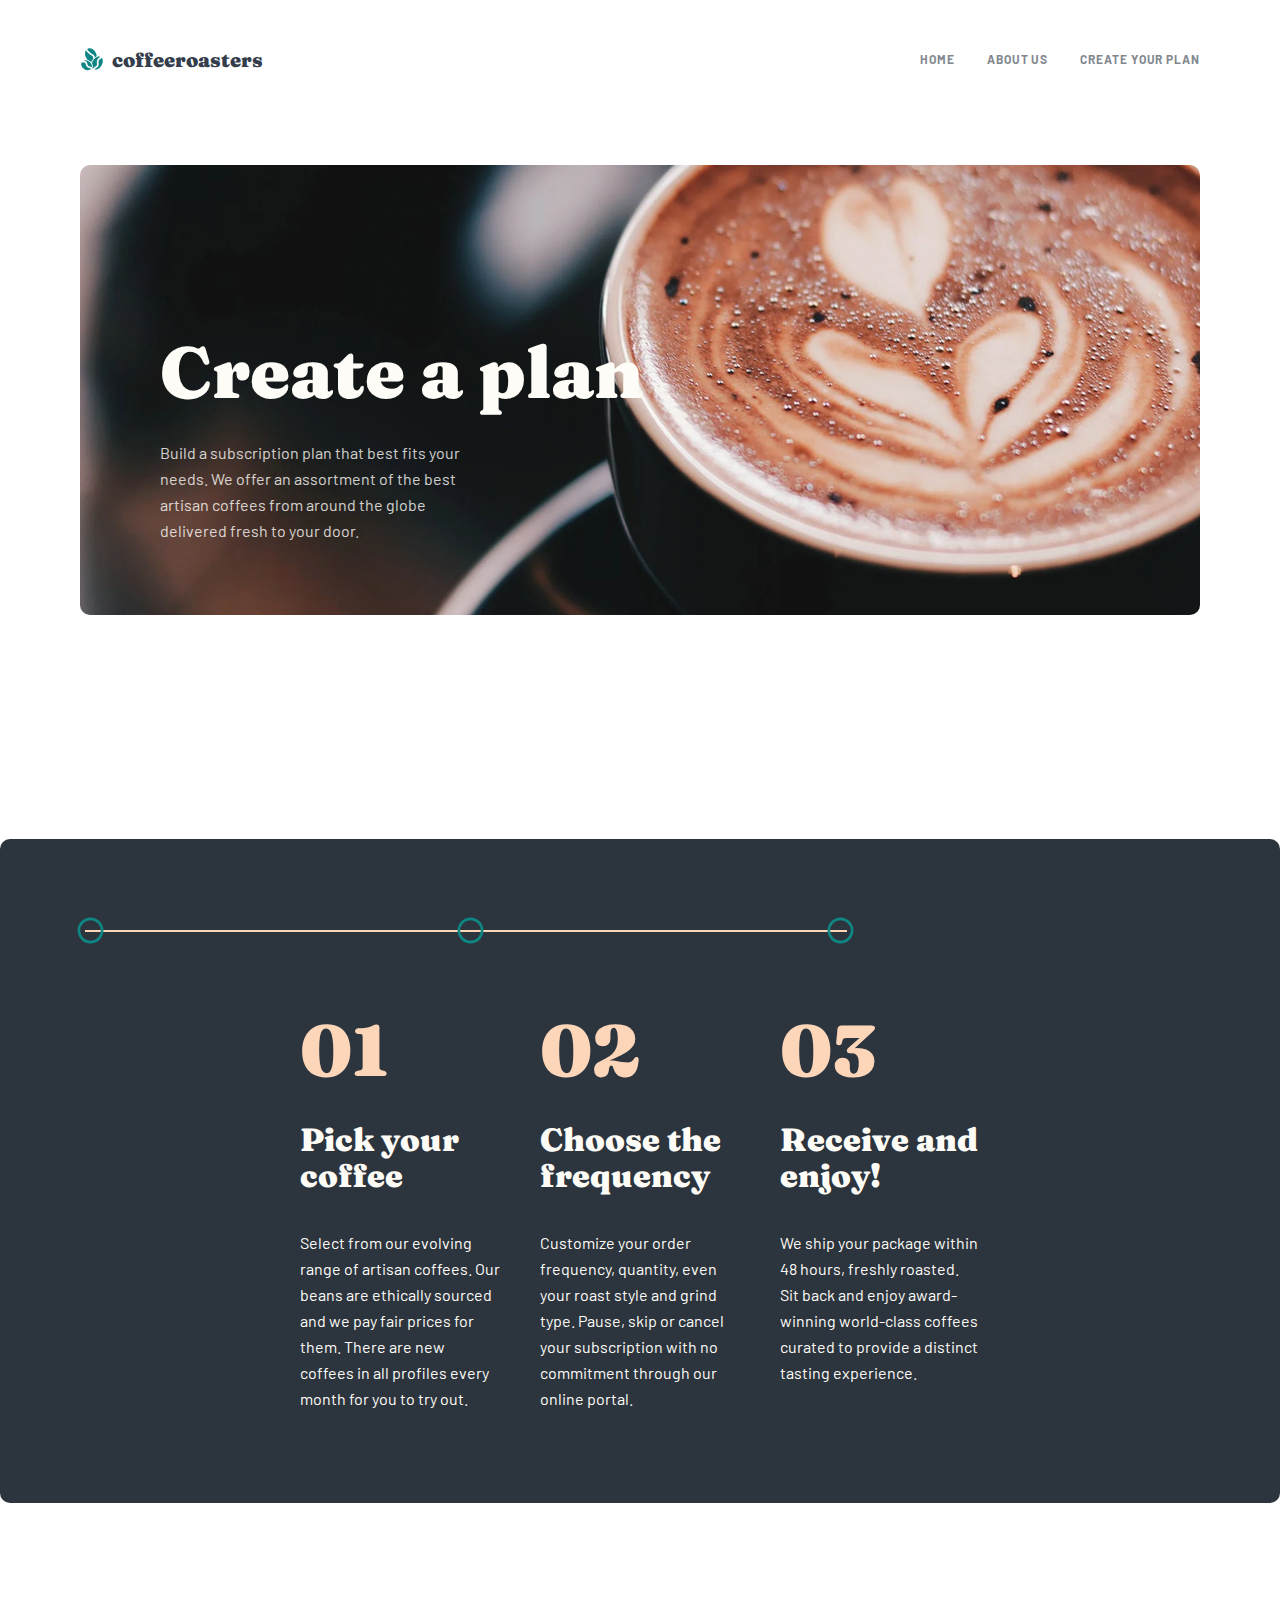
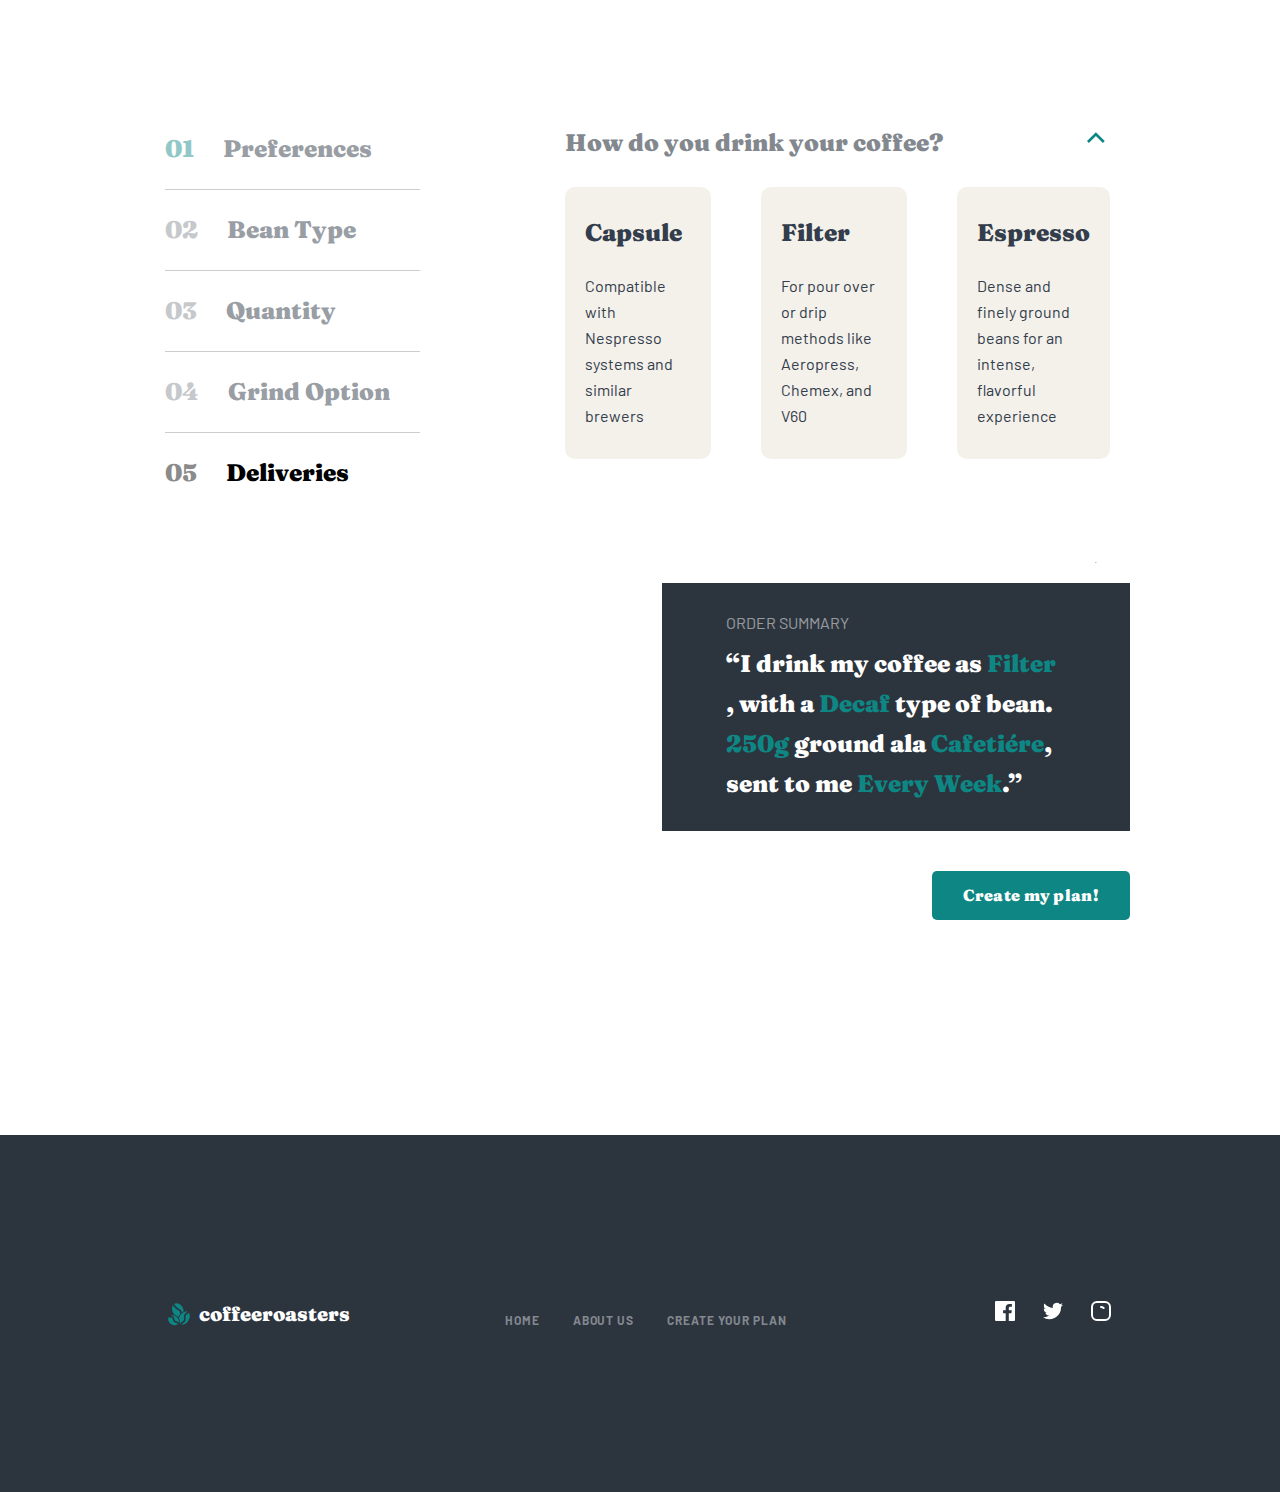
<file: pages/create-plan.html>
<!DOCTYPE html>
<html lang="en">
<head>
  <meta charset="UTF-8">
  <meta name="viewport" content="width=device-width, initial-scale=1.0">
  <title>Create your plan</title>
  <link rel="stylesheet" href="../css/font.css">
  <link rel="stylesheet" href="../css/normalize.css">
  <link rel="stylesheet" href="../css/style.css">
</head>
<body>
    <header>
    <nav class="wrapper navbar__wrapper">
        <div style="padding: 0px" class="contain navbar">
          <div class="navbar__left">
            <svg xmlns="http://www.w3.org/2000/svg" width="24" height="24" viewBox="0 0 512 512"><path fill="#0E8784" d="M203.043 26.648c-8.893.062-17.672 1.326-26.193 3.873c-8.454 2.53-16.242 6.197-23.31 10.867c7.722 19.622 27.435 44.53 50.27 65.793c23.842 22.202 51.18 41.065 68.835 49.572l.207.1l.203.103c16.224 8.335 27.71 21.453 34.34 35.924c4.27 9.318 6.757 19.078 8.207 29c13-10.14 26.704-18.26 40.636-24.153c-1.06-18.31-5.088-37.51-12.424-56.735c-15.386-40.32-42.26-72.78-72.695-92.576c-21.875-14.228-45.35-21.926-68.077-21.768zm-76.408 42.305c-5.113 7.934-9.306 16.78-12.492 26.387c-10.64 32.074-9.777 72.308 5.61 112.63c9.312 24.403 22.837 45.92 38.81 63.5c15.736 4.708 31.3 11.982 45.92 21.852c11.296 7.627 21.362 16.357 30.085 25.852c2.847.692 5.695 1.282 8.54 1.746c5.42-14.138 12.455-28.204 21.124-41.85a239.437 239.437 0 0 1 17.21-23.757c.072-5.192.03-10.223-.217-15.026c-.67-12.99-2.75-24.1-6.56-32.414c-3.808-8.314-8.77-14.122-18.06-18.894l.41.202c-22.878-11.025-51.447-31.172-77.74-55.655c-20.9-19.46-40.288-41.258-52.64-64.574zm279.752 135.725c-13.507.11-27.796 3.247-42.252 9.248c-30.84 12.802-61.806 38.75-84.71 74.797c-11.717 18.442-20.137 37.67-25.372 56.523c20.55 34.478 25.597 74.082 10.793 107.342a75.802 75.802 0 0 0 7.986 9.613c21.644-18.674 46.588-34.143 64.316-50.028c9.69-8.68 17.027-17.275 21.104-25.46c4.077-8.187 5.48-15.697 3.36-25.923l-.124-.595l-.082-.6c-8.053-58.294 6.075-92.552 26.664-113.51c16.556-16.85 33.036-25.725 44.405-37.442c-8.214-2.73-16.972-4.04-26.088-3.965zm56.746 23.953c-16.63 20.67-37.133 30.217-49.383 42.686c-14.076 14.328-23.793 31.575-16.715 83.104c3.408 17.52.413 34.346-6.558 48.342c-7.097 14.247-17.71 25.832-29.305 36.222c-17.613 15.782-37.93 29.296-54.926 42.48c19.275 5.007 41.22 2.584 63.565-6.693c30.84-12.8 61.808-38.75 84.71-74.797c22.905-36.048 33.24-75.107 31.728-108.463c-1.156-25.51-9.035-47.368-23.115-62.88zm-66.098 125.79c-.06-.315-.108-.628-.174-.943l.208 1.193a7.127 7.127 0 0 0-.033-.25zm-280.223-71.424c-18.383-.166-35.7 3.865-50.275 11.807c.1.003.187.01.287.013c8.63.305 19.464-.713 31.938.99c12.473 1.704 27.085 7.368 38.154 19.893c11.07 12.524 18.66 30.28 23.947 55.78l.125.594l.082.602c2.453 17.792 13.786 28.085 33.434 37.722c16.764 8.223 38.287 14.095 58.717 20.073c9.15-41-12.56-91.006-58.81-122.23c-24.938-16.836-52.274-25.015-77.597-25.244zm-81.078 41.447c-25.27 43.53-5.004 107.405 50.106 144.612c54.225 36.61 119.786 32.276 151.34-5.7c-18.436-5.254-39.336-11.22-58.53-20.634c-24.75-12.14-48.34-32.54-53.1-64.222c-4.533-21.7-10.59-33.28-15.61-38.96c-5.04-5.707-8.97-7.095-16.05-8.06c-7.08-.968-16.81-.277-28.333-.683c-8.98-.316-19.516-1.605-29.823-6.352zm89.817 54.055c.022.1.044.192.065.293l-.207-1.196c.042.304.097.6.143.904z"/></svg>
            <p class="navbar__logo__title">
              coffeeroasters
            </p>
          </div>
          <div style="background-color: transparent;" class="navbar__right">
            <ul class="navbar__list">
              <li class="navbar__item">
                <a class="navbar__link" href="../index.html">
                  home
                </a>
              </li>
              <li class="navbar__item">
                <a class="navbar__link" href="../pages/about.html">
                  about us
                </a>
              </li>
              <li class="navbar__item">
                <a class="navbar__link" href="./pages/create-plan.html">
                  create your plan
                </a>
              </li>
            </ul>
            <div class="navbar__burger">
              <div class="navbar__burger-items"></div>
              <div class="navbar__burger-items"></div>
              <div class="navbar__burger-items"></div>
              <button></button>
              <div class="navbar__drop">
                <ul class="navbar__bottom-list">
                  <li class="navbar__item ">
                    <a style="color: #087674; transition: opacity 0.2s linear;"  class="navbar__link navbar__bottom-link" href="./index.html">
                      home
                    </a>
                  </li>
                  <li class="navbar__item">
                    <a style="color: #087674; transition: opacity 0.2s linear;" class="navbar__link navbar__bottom-link" href="./pages/about.html">
                      about us
                    </a>
                  </li>
                  <li class="navbar__item">
                    <a style="color: #087674; transition: opacity 0.2s linear;" class="navbar__link navbar__bottom-link" href="./pages/create-plan.html">
                      create your plan
                    </a>
                  </li>
                </ul>
              </div>
            </div>     
          </div>  
        </div>
    </nav>
    <div class="intro__wrapper wrapper">
      <div class="plan__intro contain intro">
        <div class="intro__div">
          <h2 class="intro__title">
            Create a plan
          </h2>
          <p class="intro__text">
             Build a subscription plan that best fits your needs. We offer an assortment of the best artisan coffees from around the globe delivered fresh to your door.          
          </p>
        </div>
      </div>
    </div>
    </header>
    <main>
      <section class="wrapper plan__wrapper">
        <div class="plan contain">
          <div class="works__lines plan__lines">
            <hr>
            <svg class="circle_1" xmlns="http://www.w3.org/2000/svg" width="31" height="31" viewBox="0 0 24 24"><path fill="#0E8784" d="M12 2a10 10 0 1 0 10 10A10 10 0 0 0 12 2Zm0 18a8 8 0 1 1 8-8a8 8 0 0 1-8 8Z"/></svg>
            <svg class="circle_2" xmlns="http://www.w3.org/2000/svg" width="31" height="31" viewBox="0 0 24 24"><path fill="#0E8784" d="M12 2a10 10 0 1 0 10 10A10 10 0 0 0 12 2Zm0 18a8 8 0 1 1 8-8a8 8 0 0 1-8 8Z"/></svg>
            <svg class="circle_3" xmlns="http://www.w3.org/2000/svg" width="31" height="31" viewBox="0 0 24 24"><path fill="#0E8784" d="M12 2a10 10 0 1 0 10 10A10 10 0 0 0 12 2Zm0 18a8 8 0 1 1 8-8a8 8 0 0 1-8 8Z"/></svg>
          </div>
          <div class="plan__cards">
            <div class=" plan__items">
              <h2 class=" plan__items-title ">
                01
              </h2>
              <h2 class="plan__items-sub-title">
                Pick your
                coffee
              </h2>
              <p class=" plan__items-text">
                Select from our evolving range of artisan coffees. Our beans are ethically sourced and we pay fair prices for them. There are new coffees in all profiles every month for you to try out.
              </p>
            </div>
            <div class=" plan__items">
              <h2 class=" plan__items-title">
                02
              </h2>
              <h2 class="plan__items-sub-title">
                Choose the frequency
              </h2>
              <p class=" plan__items-text">
                Customize your order frequency, quantity, even your roast style and grind type. Pause, skip or cancel your subscription with no commitment through our online portal.
              </p>
            </div>
            <div class=" plan__items">
              <h2 class=" plan__items-title">
                03
              </h2>
              <h2 class="plan__items-sub-title">
                Receive and enjoy!
              </h2>
              <p class=" plan__items-text">
                We ship your package within 48 hours, freshly roasted. Sit back and enjoy award-winning world-class coffees curated to provide a distinct tasting experience.
              </p>
            </div>
          </div>
        </div>
      </section>
      <section class="wrapper drink__wrapper">
        <div class="contain drink">
          <div class="drink__left">
            <div class="drink__left__items">
              <p class="drink__left__items__numbers">
                <span class="drink__left__items__numbers__span">01</span>
              </p>
              <p class="drink__left__items__text">
                Preferences
              </p>
            </div>
            <div class="drink__left__items">
              <p class="drink__left__items__numbers">
                02
              </p>
              <p class="drink__left__items__text">
                Bean Type
              </p>
            </div>
            <div class="drink__left__items">
              <p class="drink__left__items__numbers">
                03
              </p>
              <p class="drink__left__items__text">
                Quantity
              </p>
            </div>
            <div class="drink__left__items">
              <p class="drink__left__items__numbers">
                04
              </p>
              <p class="drink__left__items__text">
                Grind Option
              </p>
            </div>
            <div style="border: none" class="drink__left__items">
              <p class="drink__left__items__numbers">
                <span class="drink__left__items__numbers__last-span">
                  05
                </span>
              </p>
              <p class="drink__left__items__text">
                <span style="opacity: 1; color: black" class="drink__left__items__text__last-text-span">Deliveries</span>
              </p>
            </div>
          </div>
          <div class="drink__right-column">
            <div class="drink__right">
              <div class="drink__right-items">
                <div class="drink__right-items-top">
                  <h2 class="drink__right-items-title">
                    How do you drink your coffee?
                  </h2>
                  <button class="drink__up-btn">
                    <svg class="drink__up" xmlns="http://www.w3.org/2000/svg" width="28" height="20" viewBox="0 0 630 700"><path fill="#0E8784" d="M0 352L311 41l311 311l-66 65l-245-245L65 417z"/></svg>
                  </button>
                </div>
                <div class="drink__cards">
                    <div class="drink__items">
                        <h2 class="drink__items-title">
                          Capsule
                        </h2>
                        <p class="drink__items-text">
                          Compatible with Nespresso systems and similar brewers
                        </p>
                    </div>
                    <div class="drink__items">
                        <h2 class="drink__items-title">
                          Filter
                        </h2>
                        <p class="drink__items-text">
                          For pour over or drip methods like Aeropress, Chemex, and V60

                        </p>
                    </div>
                    <div class="drink__items">
                        <h2 class="drink__items-title">
                          Espresso
                        </h2>
                        <p class="drink__items-text">
                          Dense and finely ground beans for an intense, flavorful experience
                        </p>
                    </div>
                    
                </div>
              </div>
              <div class="drink__right-items">
                <div class="drink__right-items-top">
                  <h2 class="drink__right-items-title">
                    What type of coffee?
                  </h2>
                  <button class="drink__up-btn">
                    <svg class="drink__up" xmlns="http://www.w3.org/2000/svg" width="28" height="20" viewBox="0 0 630 700"><path fill="#0E8784" d="M0 352L311 41l311 311l-66 65l-245-245L65 417z"/></svg>
                  </button>
                </div>
                <div class="drink__cards">
                    <div class="drink__items">
                        <h2 class="drink__items-title">
                          Single Origin
                        </h2>
                        <p class="drink__items-text">
                          Distinct, high quality coffee from a specific family-owned farm
                        </p>
                    </div>
                    <div class="drink__items">
                        <h2 class="drink__items-title">
                          Decaf
                        </h2>
                        <p class="drink__items-text">
                          Just like regular coffee, except the caffeine has been removed

                        </p>
                    </div>
                    <div class="drink__items">
                        <h2 class="drink__items-title">
                          Blended
                        </h2>
                        <p class="drink__items-text">
                          Combination of two or three dark roasted beans of organic coffees
                        </p>
                    </div>
                    
                </div>
              </div>
              <div class="drink__right-items">
                <div class="drink__right-items-top">
                  <h2 class="drink__right-items-title">
                    How much would you like?
                  </h2>
                  <button class="drink__up-btn">
                    <svg class="drink__up" xmlns="http://www.w3.org/2000/svg" width="28" height="20" viewBox="0 0 630 700"><path fill="#0E8784" d="M0 352L311 41l311 311l-66 65l-245-245L65 417z"/></svg>
                  </button>
                </div>
                <div class="drink__cards">
                    <div class="drink__items">
                        <h2 class="drink__items-title">
                          250g
                        </h2>
                        <p class="drink__items-text">
                          Perfect for the solo drinker. Yields about 12 delicious cups.
                        </p>
                    </div>
                    <div class="drink__items">
                        <h2 class="drink__items-title">
                          500g
                        </h2>
                        <p class="drink__items-text">
                          Perfect option for a couple. Yields about 40 delectable cups.

                        </p>
                    </div>
                    <div class="drink__items">
                        <h2 class="drink__items-title">
                          1000g
                        </h2>
                        <p class="drink__items-text">
                          Perfect for offices and events. Yields about 90 delightful cups.
                        </p>
                    </div>
                    
                </div>
              </div>
              <div class="drink__right-items">
                <div class="drink__right-items-top">
                  <h2 class="drink__right-items-title">
                    Want us to grind them?
                  </h2>
                  <button class="drink__up-btn">
                    <svg class="drink__up" xmlns="http://www.w3.org/2000/svg" width="28" height="20" viewBox="0 0 630 700"><path fill="#0E8784" d="M0 352L311 41l311 311l-66 65l-245-245L65 417z"/></svg>
                  </button>
                </div>
                <div class="drink__cards">
                    <div class="drink__items">
                        <h2 class="drink__items-title">
                          Wholebean
                        </h2>
                        <p class="drink__items-text">
                          Best choice if you cherish the full sensory experience
                        </p>
                    </div>
                    <div class="drink__items">
                        <h2 class="drink__items-title">
                          Filter
                        </h2>
                        <p class="drink__items-text">
                          For drip or pour-over coffee methods such as V60 or Aeropress

                        </p>
                    </div>
                    <div class="drink__items">
                        <h2 class="drink__items-title">
                          Cafetiére
                        </h2>
                        <p class="drink__items-text">
                          Course ground beans specially suited for french press coffee
                        </p>
                    </div>
                    
                </div>
              </div>
              <div class="drink__right-items">
                <div class="drink__right-items-top">
                  <h2 class="drink__right-items-title">
                    How often should we deliver?
                  </h2>
                  <button class="drink__up-btn">
                    <svg class="drink__up" xmlns="http://www.w3.org/2000/svg" width="28" height="20" viewBox="0 0 630 700"><path fill="#0E8784" d="M0 352L311 41l311 311l-66 65l-245-245L65 417z"/></svg>
                  </button>
                </div>
                <div class="drink__cards">
                    <div class="drink__items">
                        <h2 class="drink__items-title">
                          Every week
                        </h2>
                        <p class="drink__items-text">
                          $7.20 per shipment. Includes free first-class shipping.
                        </p>
                    </div>
                    <div class="drink__items">
                        <h2 class="drink__items-title">
                          Every 2 weeks
                        </h2>
                        <p class="drink__items-text">
                          $9.60 per shipment. Includes free priority shipping.

                        </p>
                    </div>
                    <div class="drink__items">
                        <h2 class="drink__items-title">
                          Every month
                        </h2>
                        <p class="drink__items-text">
                          $12.00 per shipment. Includes free priority shipping.
                        </p>
                    </div>
                    
                </div>
              </div>
            </div>
            <div class="drink__bottom">
              <div class="drink__bottom-div">
                <p class="drink__bottom-div-title">
                  Order Summary
                </p>
                <p class="drink__bottom-div-text">
                  “I drink my coffee as <span>Filter</span> , with a <span>Decaf</span> type of bean. <span>250g</span>  ground ala <span>Cafetiére</span>, sent to me <span>Every Week</span>.”
                </p>
              </div>
              <button class="button">
                Create my plan!
              </button>
            </div>
          </div>
        </div>
      </section>
    </main>
    <footer>
    <div class="wrapper footer__wrapper">
      <div class="footer contain">
        <div class="footer__left">
          <div class="navbar__left footer__navbar-left">
          <svg class="footer__logo" xmlns="http://www.w3.org/2000/svg" width="24" height="24" viewBox="0 0 512 512"><path fill="#0E8784" d="M203.043 26.648c-8.893.062-17.672 1.326-26.193 3.873c-8.454 2.53-16.242 6.197-23.31 10.867c7.722 19.622 27.435 44.53 50.27 65.793c23.842 22.202 51.18 41.065 68.835 49.572l.207.1l.203.103c16.224 8.335 27.71 21.453 34.34 35.924c4.27 9.318 6.757 19.078 8.207 29c13-10.14 26.704-18.26 40.636-24.153c-1.06-18.31-5.088-37.51-12.424-56.735c-15.386-40.32-42.26-72.78-72.695-92.576c-21.875-14.228-45.35-21.926-68.077-21.768zm-76.408 42.305c-5.113 7.934-9.306 16.78-12.492 26.387c-10.64 32.074-9.777 72.308 5.61 112.63c9.312 24.403 22.837 45.92 38.81 63.5c15.736 4.708 31.3 11.982 45.92 21.852c11.296 7.627 21.362 16.357 30.085 25.852c2.847.692 5.695 1.282 8.54 1.746c5.42-14.138 12.455-28.204 21.124-41.85a239.437 239.437 0 0 1 17.21-23.757c.072-5.192.03-10.223-.217-15.026c-.67-12.99-2.75-24.1-6.56-32.414c-3.808-8.314-8.77-14.122-18.06-18.894l.41.202c-22.878-11.025-51.447-31.172-77.74-55.655c-20.9-19.46-40.288-41.258-52.64-64.574zm279.752 135.725c-13.507.11-27.796 3.247-42.252 9.248c-30.84 12.802-61.806 38.75-84.71 74.797c-11.717 18.442-20.137 37.67-25.372 56.523c20.55 34.478 25.597 74.082 10.793 107.342a75.802 75.802 0 0 0 7.986 9.613c21.644-18.674 46.588-34.143 64.316-50.028c9.69-8.68 17.027-17.275 21.104-25.46c4.077-8.187 5.48-15.697 3.36-25.923l-.124-.595l-.082-.6c-8.053-58.294 6.075-92.552 26.664-113.51c16.556-16.85 33.036-25.725 44.405-37.442c-8.214-2.73-16.972-4.04-26.088-3.965zm56.746 23.953c-16.63 20.67-37.133 30.217-49.383 42.686c-14.076 14.328-23.793 31.575-16.715 83.104c3.408 17.52.413 34.346-6.558 48.342c-7.097 14.247-17.71 25.832-29.305 36.222c-17.613 15.782-37.93 29.296-54.926 42.48c19.275 5.007 41.22 2.584 63.565-6.693c30.84-12.8 61.808-38.75 84.71-74.797c22.905-36.048 33.24-75.107 31.728-108.463c-1.156-25.51-9.035-47.368-23.115-62.88zm-66.098 125.79c-.06-.315-.108-.628-.174-.943l.208 1.193a7.127 7.127 0 0 0-.033-.25zm-280.223-71.424c-18.383-.166-35.7 3.865-50.275 11.807c.1.003.187.01.287.013c8.63.305 19.464-.713 31.938.99c12.473 1.704 27.085 7.368 38.154 19.893c11.07 12.524 18.66 30.28 23.947 55.78l.125.594l.082.602c2.453 17.792 13.786 28.085 33.434 37.722c16.764 8.223 38.287 14.095 58.717 20.073c9.15-41-12.56-91.006-58.81-122.23c-24.938-16.836-52.274-25.015-77.597-25.244zm-81.078 41.447c-25.27 43.53-5.004 107.405 50.106 144.612c54.225 36.61 119.786 32.276 151.34-5.7c-18.436-5.254-39.336-11.22-58.53-20.634c-24.75-12.14-48.34-32.54-53.1-64.222c-4.533-21.7-10.59-33.28-15.61-38.96c-5.04-5.707-8.97-7.095-16.05-8.06c-7.08-.968-16.81-.277-28.333-.683c-8.98-.316-19.516-1.605-29.823-6.352zm89.817 54.055c.022.1.044.192.065.293l-.207-1.196c.042.304.097.6.143.904z"/></svg>
          <p style="color: white;" class="navbar__logo__title footer__navbar-logo-title">
            coffeeroasters
          </p>
          </div>
          <div class="footer__list">
            <a class="footer__links" href="../index.html">
              HOME
            </a>
            <a class="footer__links" href="../pages/about.html">
              ABOUT US
            </a>
            <a class="footer__links" href="../pages/create-plan.html">
              Create your plan
            </a>
          </div>
        </div>
        <div class="footer__right">
          <a target="_blank" href="https://facebook.com">
            <svg class="footer__icons"  xmlns="http://www.w3.org/2000/svg" width="24" height="24" viewBox="0 0 24 24"><path fill="currentcolor" d="M20.9 2H3.1A1.1 1.1 0 0 0 2 3.1v17.8A1.1 1.1 0 0 0 3.1 22h9.58v-7.75h-2.6v-3h2.6V9a3.64 3.64 0 0 1 3.88-4a20.26 20.26 0 0 1 2.33.12v2.7H17.3c-1.26 0-1.5.6-1.5 1.47v1.93h3l-.39 3H15.8V22h5.1a1.1 1.1 0 0 0 1.1-1.1V3.1A1.1 1.1 0 0 0 20.9 2Z"/></svg>
          </a>
          <a target="_blank" href="https://x.com">
            <svg class="footer__icons" xmlns="http://www.w3.org/2000/svg" width="24" height="24" viewBox="0 0 24 24"><path fill="currentcolor" d="M22 5.8a8.49 8.49 0 0 1-2.36.64a4.13 4.13 0 0 0 1.81-2.27a8.21 8.21 0 0 1-2.61 1a4.1 4.1 0 0 0-7 3.74a11.64 11.64 0 0 1-8.45-4.29a4.16 4.16 0 0 0-.55 2.07a4.09 4.09 0 0 0 1.82 3.41a4.05 4.05 0 0 1-1.86-.51v.05a4.1 4.1 0 0 0 3.3 4a3.93 3.93 0 0 1-1.1.17a4.9 4.9 0 0 1-.77-.07a4.11 4.11 0 0 0 3.83 2.84A8.22 8.22 0 0 1 3 18.34a7.93 7.93 0 0 1-1-.06a11.57 11.57 0 0 0 6.29 1.85A11.59 11.59 0 0 0 20 8.45v-.53a8.43 8.43 0 0 0 2-2.12Z"/></svg>
          </a>
          
          <a target="_blank" href="https://instagram.com">
            <svg class="footer__icons" xmlns="http://www.w3.org/2000/svg" width="24" height="24" viewBox="0 0 24 24"><g fill="none" stroke="currentcolor" stroke-linecap="round" stroke-linejoin="round" stroke-width="2"><path stroke-dasharray="66" stroke-dashoffset="66" d="M12 3H8C5.23858 3 3 5.23858 3 8V16C3 18.7614 5.23858 21 8 21H16C18.7614 21 21 18.7614 21 16V8C21 5.23858 18.7614 3 16 3z"><animate fill="freeze" attributeName="stroke-dashoffset" dur="0.6s" values="66;132"/></path><path stroke-dasharray="26" stroke-dashoffset="26" d="M12 8C14.20914 8 16 9.79086 16 12C16 14.20914 14.20914 16 12 16C9.79086 16 8 14.2091 8 12C8 9.79086 9.79086 8 12 8"><animate fill="freeze" attributeName="stroke-dashoffset" begin="0.7s" dur="0.4s" values="26;0"/></path></g><circle cx="17" cy="7" r="1.5" fill="currentcolor" fill-opacity="0"><animate fill="freeze" attributeName="fill-opacity" begin="1.1s" dur="0.4s" values="0;1"/></circle></svg>
          </a>
          
        </div>
      </div>
    </div>
  </footer>
</body>
</html>
</file>
<file: css/font.css>
/* fraunces-regular - latin */
@font-face {
  font-display: swap; /* Check https://developer.mozilla.org/en-US/docs/Web/CSS/@font-face/font-display for other options. */
  font-family: 'Fraunces';
  font-style: normal;
  font-weight: 400;
  src: url('../fonts/fraunces-v38-latin-regular.woff2') format('woff2'); /* Chrome 36+, Opera 23+, Firefox 39+, Safari 12+, iOS 10+ */
}
/* fraunces-900 - latin */
@font-face {
  font-display: swap; /* Check https://developer.mozilla.org/en-US/docs/Web/CSS/@font-face/font-display for other options. */
  font-family: 'Fraunces';
  font-style: normal;
  font-weight: 900;
  src: url('../fonts/fraunces-v38-latin-900.woff2') format('woff2'); /* Chrome 36+, Opera 23+, Firefox 39+, Safari 12+, iOS 10+ */
}
/* barlow-regular - latin */
@font-face {
  font-display: swap; /* Check https://developer.mozilla.org/en-US/docs/Web/CSS/@font-face/font-display for other options. */
  font-family: 'Barlow';
  font-style: normal;
  font-weight: 400;
  src: url('../fonts/barlow-v13-latin-regular.woff2') format('woff2'); /* Chrome 36+, Opera 23+, Firefox 39+, Safari 12+, iOS 10+ */
}
/* barlow-700 - latin */
@font-face {
  font-display: swap; /* Check https://developer.mozilla.org/en-US/docs/Web/CSS/@font-face/font-display for other options. */
  font-family: 'Barlow';
  font-style: normal;
  font-weight: 700;
  src: url('../fonts/barlow-v13-latin-700.woff2') format('woff2'); /* Chrome 36+, Opera 23+, Firefox 39+, Safari 12+, iOS 10+ */
}
</file>
<file: css/style.css>
*{padding:0;margin:0;-webkit-box-sizing:border-box;box-sizing:border-box}a{text-decoration:none}li{list-style:none}header{width:100%}main{width:100%}footer{width:100%}.wrapper{width:100%;display:-webkit-box;display:-ms-flexbox;display:flex;margin:auto;padding:47px 80px}.contain{width:1535px;margin:auto;-ms-flex-negative:10;flex-shrink:10;padding:117px 87px}.button{padding:15px 31px 16px 31px;background-color:#0E8784;border:none;border-radius:5px;font-family:'Fraunces';font-weight:900;letter-spacing:0.3px;color:white;-webkit-transition:all 2s ease;transition:all 2s ease}.button:hover{background-color:#66D2CF;-webkit-box-shadow:0px 0px 100px -10px #66D2CF;box-shadow:0px 0px 100px -10px #66D2CF;-webkit-transform:scale(1.2);transform:scale(1.2)}.navbar{width:100%;display:-webkit-box;display:-ms-flexbox;display:flex;-webkit-box-align:center;-ms-flex-align:center;align-items:center;-webkit-box-pack:justify;-ms-flex-pack:justify;justify-content:space-between;max-width:1535px}.navbar__wrapper{position:relative;display:-webkit-box;display:-ms-flexbox;display:flex;-webkit-box-orient:vertical;-webkit-box-direction:normal;-ms-flex-direction:column;flex-direction:column;-webkit-box-align:center;-ms-flex-align:center;align-items:center;-webkit-box-pack:center;-ms-flex-pack:center;justify-content:center}.navbar__left{display:-webkit-box;display:-ms-flexbox;display:flex;-webkit-box-align:center;-ms-flex-align:center;align-items:center;gap:8px}.navbar__logo__title{width:203px;font-weight:900;font-family:'Fraunces';font-size:20px;color:#333D4B}.navbar__list,.navbar__bottom-list{display:-webkit-box;display:-ms-flexbox;display:flex;-webkit-box-align:center;-ms-flex-align:center;align-items:center;gap:32px;-webkit-transition:all 0s linear;transition:all 0s linear}.navbar__drop{width:300px;position:absolute;right:0px;top:20px;-webkit-transform:translateY(-5px);transform:translateY(-5px);visibility:hidden;background-color:#e4e2e2;border-radius:3px;padding:4px 7px}.navbar__burger button{position:absolute;left:-300px;width:320px;height:60px;opacity:0}.navbar__bottom-link:hover{opacity:0.5}.navbar__burger button:focus+.navbar__drop{visibility:visible;-webkit-transition:all 0.1s linear;transition:all 0.1s linear;-webkit-transform:translateY(5px);transform:translateY(5px)}.navbar__link{height:15px;-webkit-transition:all 1s ease;transition:all 1s ease;font-family:'Barlow';font-style:normal;font-weight:700;font-size:12px;line-height:15px;letter-spacing:0.923077px;text-transform:uppercase;color:#83888F}.navbar__link:hover{color:black;-webkit-transform:scale(1.2);transform:scale(1.2)}.navbar__burger{display:none;-webkit-box-orient:vertical;-webkit-box-direction:normal;-ms-flex-direction:column;flex-direction:column;-webkit-box-align:start;-ms-flex-align:start;align-items:start;gap:3px}.navbar__burger-items{width:15px;height:1px;background-color:black;border-radius:10px}.navbar__right{position:relative;display:-webkit-box;display:-ms-flexbox;display:flex;-webkit-box-align:center;-ms-flex-align:center;align-items:center;gap:10px}@media only screen and (max-width: 700px){.navbar__wrapper{padding:32px 24px}.navbar__list{display:none}.navbar__burger{display:-webkit-box;display:-ms-flexbox;display:flex}}@media only screen and (min-width: 701px) and (max-width: 1100px){.navbar__wrapper{padding:47px 40px}}.intro{background-image:url(../images/greatbgimg.png);border-radius:10px;background-repeat:no-repeat;background-size:cover;height:600px;display:-webkit-box;display:-ms-flexbox;display:flex;-webkit-box-align:center;-ms-flex-align:center;align-items:center}.intro__div{display:-webkit-box;display:-ms-flexbox;display:flex;-webkit-box-orient:vertical;-webkit-box-direction:normal;-ms-flex-direction:column;flex-direction:column;-webkit-box-align:start;-ms-flex-align:start;align-items:start;gap:32px}.intro__title{width:60%;font-family:'Fraunces';font-style:normal;font-weight:900;font-size:72px;line-height:72px;color:#FEFCF7}.intro__text{width:33%;font-family:'Barlow';font-style:normal;font-weight:400;font-size:16px;line-height:26px;color:#FEFCF7;opacity:0.8}@media only screen and (max-width: 700px){.contain{padding:100px 1% 100px 1%}.intro{background-repeat:no-repeat;background-size:100% 100%;height:auto;-webkit-box-pack:center;-ms-flex-pack:center;justify-content:center}.intro__wrapper{padding:32px 20px}.intro__div{-webkit-box-align:center;-ms-flex-align:center;align-items:center}.intro__title{width:279px;text-align:center;font-size:40px;line-height:40px}.intro__text{width:279px;text-align:center;font-size:15px}}@media only screen and (min-width: 701px) and (max-width: 1100px){.intro{background-repeat:repeat-x;background-size:100% 100%}.intro__wrapper{padding:0px 40px}.intro__div{-webkit-box-align:start;-ms-flex-align:start;align-items:start}.intro__title{height:97px;width:329px;font-family:'Fraunces';font-size:48px;line-height:48px}.intro__text{width:398px;font-size:15px;line-height:25px}.contain{padding:104px 90px 90px 58px}}.collection{position:relative;display:-webkit-box;display:-ms-flexbox;display:flex;-webkit-box-orient:vertical;-webkit-box-direction:normal;-ms-flex-direction:column;flex-direction:column;-webkit-box-align:center;-ms-flex-align:center;align-items:center;padding:0px}.collection__main-title{position:relative;font-size:600%;bottom:-50px;text-align:center;font-family:'Fraunces';font-weight:900;letter-spacing:10px;background:#000;background:-webkit-gradient(linear, left top, left bottom, from(rgba(0,0,0,0.4)), to(#fff));background:linear-gradient(180deg, rgba(0,0,0,0.4) 0%, #fff 100%);-webkit-background-clip:text;-webkit-text-fill-color:transparent}.collection__cards{width:100%;display:-webkit-box;display:-ms-flexbox;display:flex;-ms-flex-wrap:wrap;flex-wrap:wrap;gap:30px;text-align:center;-webkit-box-pack:center;-ms-flex-pack:center;justify-content:center;-webkit-box-align:center;-ms-flex-align:center;align-items:center}.collection__items{width:255px;display:-webkit-box;display:-ms-flexbox;display:flex;-webkit-box-orient:vertical;-webkit-box-direction:normal;-ms-flex-direction:column;flex-direction:column;gap:24px;-webkit-box-align:center;-ms-flex-align:center;align-items:center}.collection__items .items__title{width:60%;height:32px;font-family:'Fraunces';font-style:normal;font-weight:900;font-size:24px;line-height:32px;text-align:center;color:#333D4B}.collection__items .items__text{width:70%;padding:10px 0px 0px;font-family:'Barlow';font-style:normal;font-weight:400;font-size:16px;line-height:26px;text-align:center;color:#333D4B}.collection__items-right{display:-webkit-box;display:-ms-flexbox;display:flex;-webkit-box-orient:vertical;-webkit-box-direction:normal;-ms-flex-direction:column;flex-direction:column;gap:30px;-webkit-box-align:center;-ms-flex-align:center;align-items:center}.collection__img{position:relative;top:6px;bottom:46px}@media only screen and (max-width: 700px){.collection__wrapper{padding:0px}.collection__main-title{position:relative;top:10px;width:auto;font-size:200%;letter-spacing:0px}.collection__items{width:282px}.collection .items__title{width:255px;height:32px;font-size:24px;line-height:32px;text-align:center}.collection .items__text{width:282px;font-size:15px;line-height:25px;text-align:center;color:#333D4B}}@media only screen and (min-width: 701px) and (max-width: 1100px){.collection__wrapper{padding:144px 40px}.collection__contain{padding:0px}.collection__main-title{position:relative;top:10px;width:auto;font-size:500%;letter-spacing:0px}.collection__cards{display:-webkit-box;display:-ms-flexbox;display:flex;-webkit-box-orient:vertical;-webkit-box-direction:normal;-ms-flex-direction:column;flex-direction:column;-ms-flex-wrap:nowrap;flex-wrap:nowrap;-webkit-box-align:center;-ms-flex-align:center;align-items:center}.collection__items{width:553px;-webkit-box-orient:horizontal;-webkit-box-direction:normal;-ms-flex-direction:row;flex-direction:row}.collection .items__title{width:245px;font-size:24px;line-height:32px}.collection .items__text{width:272px;font-size:15px;line-height:25px;color:#333D4B}}.choose{height:577px;display:-webkit-box;display:-ms-flexbox;display:flex;-webkit-box-orient:vertical;-webkit-box-direction:normal;-ms-flex-direction:column;flex-direction:column;-webkit-box-align:center;-ms-flex-align:center;align-items:center;text-align:center;background-color:#2C343E;border-radius:10px}.choose__wrapper{padding:0px 88px 470px 88px}.choose__title{height:48px;font-family:'Fraunces';font-style:normal;font-weight:900;font-size:40px;line-height:48px;text-align:center;color:#FEFCF7}.choose__text{width:45%;font-family:'Barlow';font-style:normal;font-weight:400;font-size:16px;line-height:26px;padding:32px 0px 86px;color:#FEFCF7;mix-blend-mode:normal;opacity:0.8}.choose__cards{position:relative;width:100%;display:-webkit-box;display:-ms-flexbox;display:flex;-webkit-box-pack:center;-ms-flex-pack:center;justify-content:center;gap:30px;-ms-flex-wrap:wrap;flex-wrap:wrap}.choose__items-bottom{display:-webkit-box;display:-ms-flexbox;display:flex;-webkit-box-orient:vertical;-webkit-box-direction:normal;-ms-flex-direction:column;flex-direction:column;gap:28px;-webkit-box-align:center;-ms-flex-align:center;align-items:center}.choose__items{position:relative;bottom:-51px;width:10%;display:-webkit-box;display:-ms-flexbox;display:flex;-webkit-box-orient:vertical;-webkit-box-direction:normal;-ms-flex-direction:column;flex-direction:column;-webkit-box-align:center;-ms-flex-align:center;align-items:center;gap:28px;border-radius:10px;padding:72px 140px 30px;background-color:#0E8784}.choose__items-title{width:300px;height:32px;font-family:'Fraunces';font-style:normal;font-weight:900;font-size:24px;line-height:32px;text-align:center;color:#FEFCF7}.choose__item-text{width:250px;font-family:'Barlow';font-style:normal;font-weight:400;font-size:16px;line-height:26px;text-align:center;color:#FEFCF7}@media only screen and (max-width: 700px){.choose{height:902px}.choose__wrapper{padding:64px 20px 700px}.choose__title{width:279px;font-size:26px;line-height:28px}.choose__cards{width:279px}.choose__text{width:279px;font-size:13px;line-height:25px}.choose__items{padding:72px 130px 30px}}@media only screen and (min-width: 701px) and (max-width: 1100px){.choose{height:573px}.choose__wrapper{padding:144px 40px 427px}.choose__contain{width:100%;padding:56px 54px;height:750px}.choose__title{width:264px;height:48px;font-size:32px;line-height:48px}.choose__text{width:540px;font-size:15px;line-height:25px}.choose__cards{-webkit-box-orient:vertical;-webkit-box-direction:normal;-ms-flex-direction:column;flex-direction:column;-webkit-box-align:center;-ms-flex-align:center;align-items:center}.choose__items{width:100%;-webkit-box-orient:horizontal;-webkit-box-direction:normal;-ms-flex-direction:row;flex-direction:row;-webkit-box-align:center;-ms-flex-align:center;align-items:center;-webkit-box-pack:center;-ms-flex-pack:center;justify-content:center;gap:55px;padding:41px 48px 41px 70px}.choose__items-bottom{width:65%;-webkit-box-align:start;-ms-flex-align:start;align-items:start}.choose__items-icon{min-width:72px}.choose__items-title{width:255px;font-size:24px;line-height:32px;text-align:start}.choose__item-text{width:100%;font-size:15px;line-height:25px;text-align:start}}.works{display:-webkit-box;display:-ms-flexbox;display:flex;-webkit-box-orient:vertical;-webkit-box-direction:normal;-ms-flex-direction:column;flex-direction:column;-webkit-box-align:start;-ms-flex-align:start;align-items:start;gap:69px}.works__wrapper{padding:50px 0px}.works__title{height:32px;font-family:'Fraunces';font-style:normal;font-weight:900;font-size:24px;line-height:32px;color:#83888F}.works__lines{position:relative}.works hr{border:1px solid #FDD6BA;width:760px}.works .circle_1,.works .circle_2,.works .circle_3{position:absolute;top:-15px}.works .circle_1{left:-10px}.works .circle_2{left:370px}.works .circle_3{left:740px}.works__cards{display:-webkit-box;display:-ms-flexbox;display:flex;-webkit-box-pack:center;-ms-flex-pack:center;justify-content:center;gap:5%}.works__items{width:285px;display:-webkit-box;display:-ms-flexbox;display:flex;-webkit-box-orient:vertical;-webkit-box-direction:normal;-ms-flex-direction:column;flex-direction:column;gap:42px}.works__items-title{height:72px;font-family:'Fraunces';font-style:normal;font-weight:900;font-size:72px;line-height:72px;color:#FDD6BA}.works__items-sup-title{height:73px;font-family:'Fraunces';font-style:normal;font-weight:900;font-size:32px;line-height:36px;color:#333D4B}.works__items-text{font-family:'Barlow';font-style:normal;font-weight:400;font-size:16px;line-height:26px;color:#333D4B}@media only screen and (max-width: 700px){.works__lines{display:none}.works__wrapper{padding:50px 0px}.works__contain{padding:0px 24px;-webkit-box-align:center;-ms-flex-align:center;align-items:center}.works__cards{-webkit-box-orient:vertical;-webkit-box-direction:normal;-ms-flex-direction:column;flex-direction:column;width:100%;gap:56px;-webkit-box-align:center;-ms-flex-align:center;align-items:center;text-align:center}}@media only screen and (min-width: 700px) and (max-width: 1100px){.works__lines{display:none}.works__wrapper{padding:50px 0px}.works__contain{padding:0px 40px;-webkit-box-align:start;-ms-flex-align:start;align-items:start}.works__cards{-ms-flex-wrap:wrap;flex-wrap:wrap;width:100%;gap:20px;-webkit-box-pack:start;-ms-flex-pack:start;justify-content:start}}.footer__wrapper{background-color:#2C343E}.footer{display:-webkit-box;display:-ms-flexbox;display:flex;-webkit-box-align:center;-ms-flex-align:center;align-items:center;-webkit-box-pack:justify;-ms-flex-pack:justify;justify-content:space-between}.footer__left{position:relative;display:-webkit-box;display:-ms-flexbox;display:flex;-webkit-box-align:end;-ms-flex-align:end;align-items:end;gap:103px}.footer__list{position:relative;top:2px;display:-webkit-box;display:-ms-flexbox;display:flex;-webkit-box-align:center;-ms-flex-align:center;align-items:center;gap:33px}.footer__links{height:15px;-webkit-transition:all 1s ease;transition:all 1s ease;font-family:'Barlow';font-style:normal;font-weight:700;font-size:12px;line-height:15px;letter-spacing:0.923077px;text-transform:uppercase;color:#83888F}.footer__links:hover{-webkit-transform:scale(1.2);transform:scale(1.2);color:white;opacity:1}.footer__right{display:-webkit-box;display:-ms-flexbox;display:flex;-webkit-box-align:center;-ms-flex-align:center;align-items:center;gap:24px}.footer__icons{-webkit-transition:all 0.5s ease-out;transition:all 0.5s ease-out;color:white}.footer__icons:hover{color:#FDD6BA;-webkit-transform:rotate(1turn);transform:rotate(1turn)}.footer__icons:active{-webkit-transform:translateY(-5px);transform:translateY(-5px)}@media only screen and (min-width: 701px) and (max-width: 1100px){.footer{-webkit-box-orient:vertical;-webkit-box-direction:normal;-ms-flex-direction:column;flex-direction:column;-webkit-box-align:center;-ms-flex-align:center;align-items:center;gap:65px}.footer__wrapper{padding:0px}.footer__navbar-left{position:relative;left:20px}.footer__left{-webkit-box-orient:vertical;-webkit-box-direction:normal;-ms-flex-direction:column;flex-direction:column;-webkit-box-pack:center;-ms-flex-pack:center;justify-content:center;-webkit-box-align:center;-ms-flex-align:center;align-items:center;gap:32px}}@media only screen and (max-width: 700px){.footer{width:100%;-webkit-box-orient:vertical;-webkit-box-direction:normal;-ms-flex-direction:column;flex-direction:column;-webkit-box-align:center;-ms-flex-align:center;align-items:center;gap:49px}.footer__wrapper{padding:0px}.footer__navbar__left{position:relative;left:20px}.footer__left{-webkit-box-orient:vertical;-webkit-box-direction:normal;-ms-flex-direction:column;flex-direction:column;-webkit-box-pack:center;-ms-flex-pack:center;justify-content:center;-webkit-box-align:center;-ms-flex-align:center;align-items:center;gap:49px}.footer__list{-webkit-box-orient:vertical;-webkit-box-direction:normal;-ms-flex-direction:column;flex-direction:column;-webkit-box-align:center;-ms-flex-align:center;align-items:center;gap:24px}.footer__navbar-logo-title{font-size:30px;width:250px}.footer__logo{width:30px;height:30px}}.about__intro{background-image:url(../images/aboutbgimg.png);background-repeat:repeat-y;background-size:cover;background-position:right top;border-radius:10px}.commitment{display:-webkit-box;display:-ms-flexbox;display:flex;gap:125px;-webkit-box-align:center;-ms-flex-align:center;align-items:center;padding:168px 40px 0px}.commitment__right{width:50%;display:-webkit-box;display:-ms-flexbox;display:flex;-webkit-box-orient:vertical;-webkit-box-direction:normal;-ms-flex-direction:column;flex-direction:column;-webkit-box-align:start;-ms-flex-align:start;align-items:start;gap:32px}.commitment__title{width:358px;height:48px;font-family:'Fraunces';font-style:normal;font-weight:900;font-size:40px;line-height:48px;color:#333D4B}.commitment__text{font-family:'Barlow';font-style:normal;font-weight:400;font-size:16px;line-height:26px;color:#333D4B;opacity:0.8}@media only screen and (max-width: 700px){.commitment{-webkit-box-orient:vertical;-webkit-box-direction:normal;-ms-flex-direction:column;flex-direction:column;padding:120px 0px;gap:48px;-webkit-box-align:center;-ms-flex-align:center;align-items:center}.commitment__wrapper{display:-webkit-box;display:-ms-flexbox;display:flex;-webkit-box-pack:center;-ms-flex-pack:center;justify-content:center}.commitment__img{width:90%}.commitment__right{text-align:center;display:-webkit-box;display:-ms-flexbox;display:flex;-webkit-box-orient:vertical;-webkit-box-direction:normal;-ms-flex-direction:column;flex-direction:column;-webkit-box-align:center;-ms-flex-align:center;align-items:center}.commitment__title{width:327px;height:48px;font-size:32px;line-height:48px;text-align:center}.commitment__text{width:300px;font-size:15px;line-height:25px;text-align:center}}@media only screen and (min-width: 701px) and (max-width: 1100px){.commitment{gap:69px;padding:144px 0px;-webkit-box-pack:center;-ms-flex-pack:center;justify-content:center}.commitment__wrapper{padding:0px 40px 0px 40px}.commitment__img{width:281px;height:470px}.commitment__title{width:286px;height:48px;font-size:32px;line-height:48px}.commitment__text{width:100%;font-size:15px;line-height:25px}}.quality{position:relative;display:-webkit-box;display:-ms-flexbox;display:flex;gap:25px;-webkit-box-align:center;-ms-flex-align:center;align-items:center;border-radius:10px;background-color:#2C343E}.quality__wrapper{padding:50px 80px}.quality__img{position:relative;width:40%;top:-200px;border-radius:10px}.quality__left{display:-webkit-box;display:-ms-flexbox;display:flex;-webkit-box-orient:vertical;-webkit-box-direction:normal;-ms-flex-direction:column;flex-direction:column;gap:32px}.quality__title{width:515px;height:48px;font-family:'Fraunces';font-style:normal;font-weight:900;font-size:40px;line-height:48px;color:#FEFCF7}.quality__text{font-family:'Barlow';font-style:normal;font-weight:400;font-size:16px;line-height:26px;color:#FEFCF7;mix-blend-mode:normal;opacity:0.8}@media only screen and (max-width: 700px){.quality{width:100%;height:510px;-webkit-box-orient:vertical;-webkit-box-direction:normal;-ms-flex-direction:column;flex-direction:column;gap:0px;margin:auto;padding:142px 0px 67px;-webkit-box-align:center;-ms-flex-align:center;align-items:center}.quality__wrapper{padding:113px 24px}.quality__title{width:279px;height:56px;font-size:28px;line-height:28px;text-align:center}.quality__text{width:90%;font-size:15px;line-height:25px;text-align:center}.quality__left{display:-webkit-box;display:-ms-flexbox;display:flex;-webkit-box-orient:vertical;-webkit-box-direction:normal;-ms-flex-direction:column;flex-direction:column;-webkit-box-align:center;-ms-flex-align:center;align-items:center}.quality__img{position:relative;width:60%;height:100%;top:-580px}}@media only screen and (min-width: 701px) and (max-width: 1100px){.quality{-webkit-box-orient:vertical;-webkit-box-direction:normal;-ms-flex-direction:column;flex-direction:column;padding:224px 74px 67px;-webkit-box-align:center;-ms-flex-align:center;align-items:center}.quality__wrapper{padding:340px 40px}.quality__left{-webkit-box-align:center;-ms-flex-align:center;align-items:center}.quality__title{width:413px;height:48px;font-size:32px;line-height:48px;text-align:center}.quality__text{width:90%;font-size:15px;line-height:25px;text-align:center}.quality__img{position:absolute;width:80%;height:60%;max-width:573px}}.headquarters{display:-webkit-box;display:-ms-flexbox;display:flex;-webkit-box-orient:vertical;-webkit-box-direction:normal;-ms-flex-direction:column;flex-direction:column;gap:72px;padding:168px 80px}.headquarters__title{font-family:'Fraunces';font-style:normal;font-weight:900;font-size:24px;line-height:32px;text-align:center;color:#83888F}.headquarters__cards{display:-webkit-box;display:-ms-flexbox;display:flex;-ms-flex-wrap:wrap;flex-wrap:wrap;gap:95px}.headquarters__items{display:-webkit-box;display:-ms-flexbox;display:flex;-webkit-box-orient:vertical;-webkit-box-direction:normal;-ms-flex-direction:column;flex-direction:column;gap:30px}.headquarters .items__title{padding:15px 0px 0px 0px;font-family:'Fraunces';font-style:normal;font-weight:900;font-size:32px;line-height:36px;color:#333D4B}.headquarters .items__text{font-family:'Barlow';font-style:normal;font-weight:400;font-size:16px;line-height:26px;color:#333D4B}@media only screen and (max-width: 700px){.headquarters{padding:0px;-webkit-box-align:center;-ms-flex-align:center;align-items:center}.headquarters__cards{-webkit-box-align:center;-ms-flex-align:center;align-items:center}.headquarters__items{-webkit-box-align:center;-ms-flex-align:center;align-items:center;text-align:center;width:100%}}.plan__intro{background-image:url(../images/create_bg_img.png);background-repeat:no-repeat;border-radius:10px;background-size:100% 100%;height:450px;padding:100px 80px 0px}@media only screen and (max-width: 700px){.intro{display:-webkit-box;display:-ms-flexbox;display:flex;-webkit-box-align:center;-ms-flex-align:center;align-items:center;-webkit-box-pack:center;-ms-flex-pack:center;justify-content:center;padding:20px 20px}.intro__title{width:80%;font-size:40px;line-height:40px;text-align:center}.intro__text{width:80%;font-size:15px;line-height:25px;text-align:center}}.plan{display:-webkit-box;display:-ms-flexbox;display:flex;-webkit-box-orient:vertical;-webkit-box-direction:normal;-ms-flex-direction:column;flex-direction:column;gap:82px;padding:0px;padding:91px 85px 91px 85px;margin-top:177px;border-radius:10px;background-color:#2C343E}.plan__wrapper{padding:0px}.plan hr{border:1px solid #FDD6BA;width:760px}.plan .circle_1,.plan .circle_2,.plan .circle_3{position:absolute;top:-15px}.plan .circle_1{left:-10px}.plan .circle_2{left:370px}.plan .circle_3{left:740px}.plan__cards{display:-webkit-box;display:-ms-flexbox;display:flex;-webkit-box-pack:center;-ms-flex-pack:center;justify-content:center;gap:40px;-ms-flex-wrap:wrap;flex-wrap:wrap}.plan__items-sub-title{width:100%;font-family:'Fraunces';font-style:normal;font-weight:900;font-size:32px;line-height:36px;color:#FEFCF7}.plan__items-text{font-family:'Barlow';font-style:normal;font-weight:400;font-size:16px;line-height:26px;color:#FEFCF7}.plan__items-title{width:100%;font-family:'Fraunces';font-style:normal;font-weight:900;font-size:72px;line-height:72px;color:#FDD6BA}.plan__items{max-width:200px;display:-webkit-box;display:-ms-flexbox;display:flex;-webkit-box-orient:vertical;-webkit-box-direction:normal;-ms-flex-direction:column;flex-direction:column;-webkit-box-align:start;-ms-flex-align:start;align-items:start;gap:36px}.plan__lines{display:-webkit-box;display:-ms-flexbox;display:flex}@media only screen and (max-width: 700px){.plan__lines{display:none}.plan__items{-webkit-box-align:center;-ms-flex-align:center;align-items:center;text-align:center}}@media only screen and (min-width: 700px) and (max-width: 1100px){.plan__lines{display:none}}.drink{display:-webkit-box;display:-ms-flexbox;display:flex;gap:125px;-webkit-box-align:start;-ms-flex-align:start;align-items:start;padding:159px 85px 168px}.drink__left__items{width:255px;display:-webkit-box;display:-ms-flexbox;display:flex;-webkit-box-align:center;-ms-flex-align:center;align-items:center;-webkit-box-pack:start;-ms-flex-pack:start;justify-content:start;gap:28.5px;border-bottom:1px solid #83888f68;padding:24px 0px}.drink__left__items__numbers{height:32px;opacity:45%;font-family:'Fraunces';font-style:normal;font-weight:900;font-size:24px;line-height:32px;color:#83888F}.drink__left__items__numbers__span{color:#0E8784}.drink__left__items__numbers__last-span{color:black}.drink__left__items__text{height:32px;font-family:'Fraunces';font-style:normal;font-weight:900;font-size:24px;line-height:32px;color:#333d4b81}.drink__left__items__text__last-text-span{color:black;opacity:100%}.drink__right{display:-webkit-box;display:-ms-flexbox;display:flex;-webkit-box-orient:vertical;-webkit-box-direction:normal;-ms-flex-direction:column;flex-direction:column;gap:100px;overflow-y:scroll;overflow-x:hidden;height:454px;width:100%;padding:20px}.drink ::-webkit-scrollbar{width:10px}.drink ::-webkit-scrollbar-track{background-color:#0000000b;border-radius:10px}.drink ::-webkit-scrollbar-thumb{background-color:#2C343E;border-radius:10px;opacity:0.1}.drink__up-btn{background-color:transparent;border:none;-webkit-transition:all 0.2s linear;transition:all 0.2s linear}.drink__up-btn:focus{-webkit-transform:rotate(180deg);transform:rotate(180deg)}.drink__right-items{width:100%;display:-webkit-box;display:-ms-flexbox;display:flex;-webkit-box-orient:vertical;-webkit-box-direction:normal;-ms-flex-direction:column;flex-direction:column;gap:30px}.drink__right-items-top{display:-webkit-box;display:-ms-flexbox;display:flex;-webkit-box-align:center;-ms-flex-align:center;align-items:center;-webkit-box-pack:justify;-ms-flex-pack:justify;justify-content:space-between}.drink__right-items-title{font-family:'Fraunces';font-style:normal;font-weight:900;font-size:24px;line-height:28px;color:#83888F}.drink__cards{display:-webkit-box;display:-ms-flexbox;display:flex;-webkit-box-pack:center;-ms-flex-pack:center;justify-content:center;gap:50px}.drink__items{width:100%;display:-webkit-box;display:-ms-flexbox;display:flex;-webkit-box-orient:vertical;-webkit-box-direction:normal;-ms-flex-direction:column;flex-direction:column;padding:30px 20px;-webkit-transition:all 0.2s ease-out;transition:all 0.2s ease-out;background-color:#F4F1EB;border-radius:10px;gap:24px}.drink__items:hover{-webkit-transform:scale(0.95);transform:scale(0.95);background-color:#0E8784}.drink__items:hover>.drink__items-title{color:#F4F1EB}.drink__items:hover>.drink__items-text{color:#F4F1EB}.drink__items:active{-webkit-transform:scale(1.05);transform:scale(1.05);background-color:#0E8784}.drink__items-title{font-family:'Fraunces';font-style:normal;font-weight:900;font-size:24px;line-height:32px;color:#333D4B}.drink__items-text{width:100%;font-family:'Barlow';font-style:normal;font-weight:400;font-size:16px;line-height:26px;color:#333D4B}.drink__right-column{display:-webkit-box;display:-ms-flexbox;display:flex;-webkit-box-orient:vertical;-webkit-box-direction:normal;-ms-flex-direction:column;flex-direction:column;gap:20px}.drink__bottom{width:100%;display:-webkit-box;display:-ms-flexbox;display:flex;-webkit-box-orient:vertical;-webkit-box-direction:normal;-ms-flex-direction:column;flex-direction:column;gap:40px;-webkit-box-align:end;-ms-flex-align:end;align-items:end}.drink__bottom-div{width:80%;display:-webkit-box;display:-ms-flexbox;display:flex;-webkit-box-orient:vertical;-webkit-box-direction:normal;-ms-flex-direction:column;flex-direction:column;gap:8px;padding:27px 64px;background-color:#2C343E}.drink__bottom-div-title{width:100%;font-family:'Barlow';font-style:normal;font-weight:400;font-size:16px;line-height:26px;text-transform:uppercase;color:#FFFFFF;opacity:0.5}.drink__bottom-div-text{font-family:'Fraunces';font-style:normal;font-weight:900;font-size:24px;line-height:40px;color:#FFFFFF}.drink__bottom-div-text span{color:#0E8784}@media only screen and (max-width: 1230px){.drink{width:100%;padding:120px 20px;display:-webkit-box;display:-ms-flexbox;display:flex;-webkit-box-orient:vertical;-webkit-box-direction:normal;-ms-flex-direction:column;flex-direction:column;-webkit-box-align:center;-ms-flex-align:center;align-items:center}.drink__cards{display:-webkit-box;display:-ms-flexbox;display:flex;-webkit-box-orient:vertical;-webkit-box-direction:normal;-ms-flex-direction:column;flex-direction:column;-webkit-box-align:center;-ms-flex-align:center;align-items:center;-webkit-box-pack:center;-ms-flex-pack:center;justify-content:center}.drink__items{max-width:600px}.drink__right{height:auto;overflow:hidden;-webkit-box-pack:center;-ms-flex-pack:center;justify-content:center;-webkit-box-align:center;-ms-flex-align:center;align-items:center;padding:0px}.drink__left{display:none}.drink__wrapper{padding:0px}.drink__right-items-top{display:-webkit-box;display:-ms-flexbox;display:flex;-webkit-box-align:center;-ms-flex-align:center;align-items:center;gap:30px}.drink__right-items-title{width:80%;font-size:24px;line-height:28px;color:#83888F}.drink__up-btn{background-color:transparent;border:none;-webkit-transition:all 0.3s linear;transition:all 0.3s linear}.drink__up-btn:focus{-webkit-transform:rotate(180deg);transform:rotate(180deg)}.drink__cards{display:-webkit-box;display:-ms-flexbox;display:flex;-ms-flex-wrap:wrap;flex-wrap:wrap;-webkit-box-pack:start;-ms-flex-pack:start;justify-content:start}}
/*# sourceMappingURL=style.css.map */
</file>
